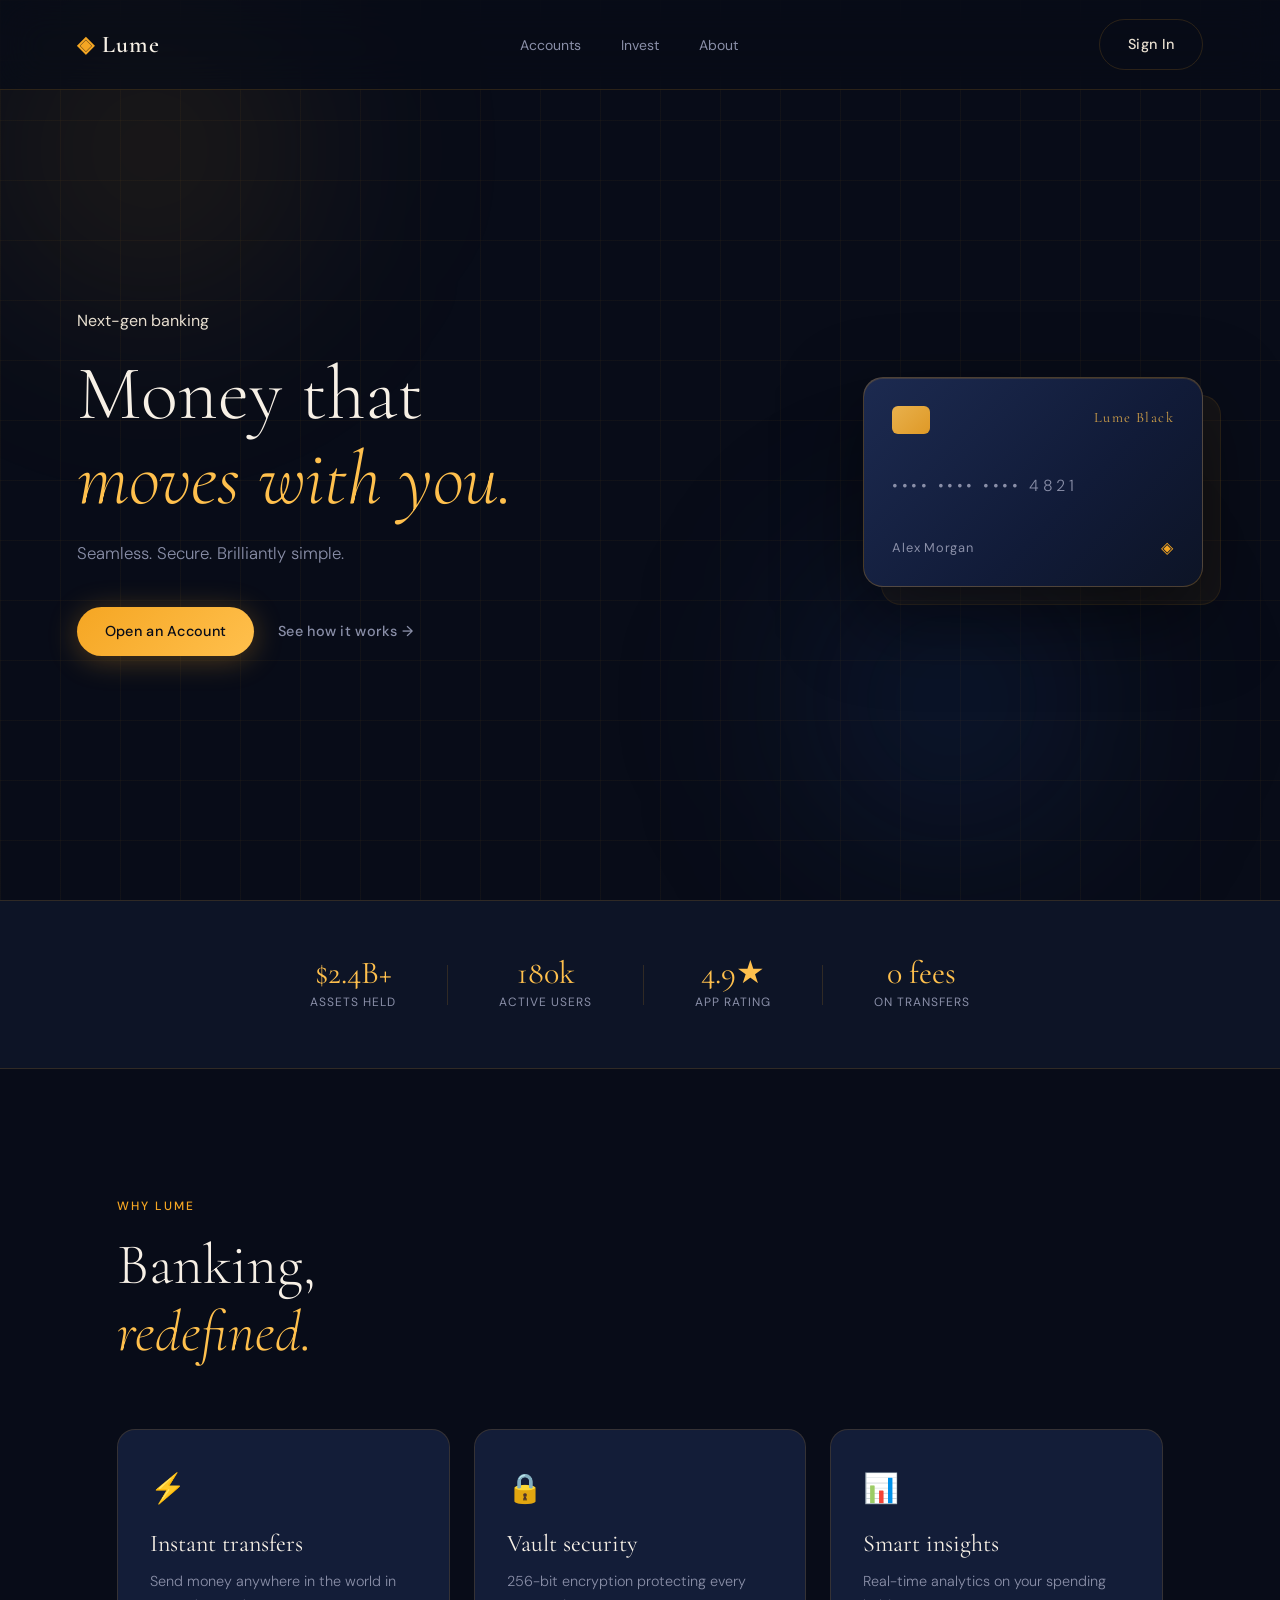
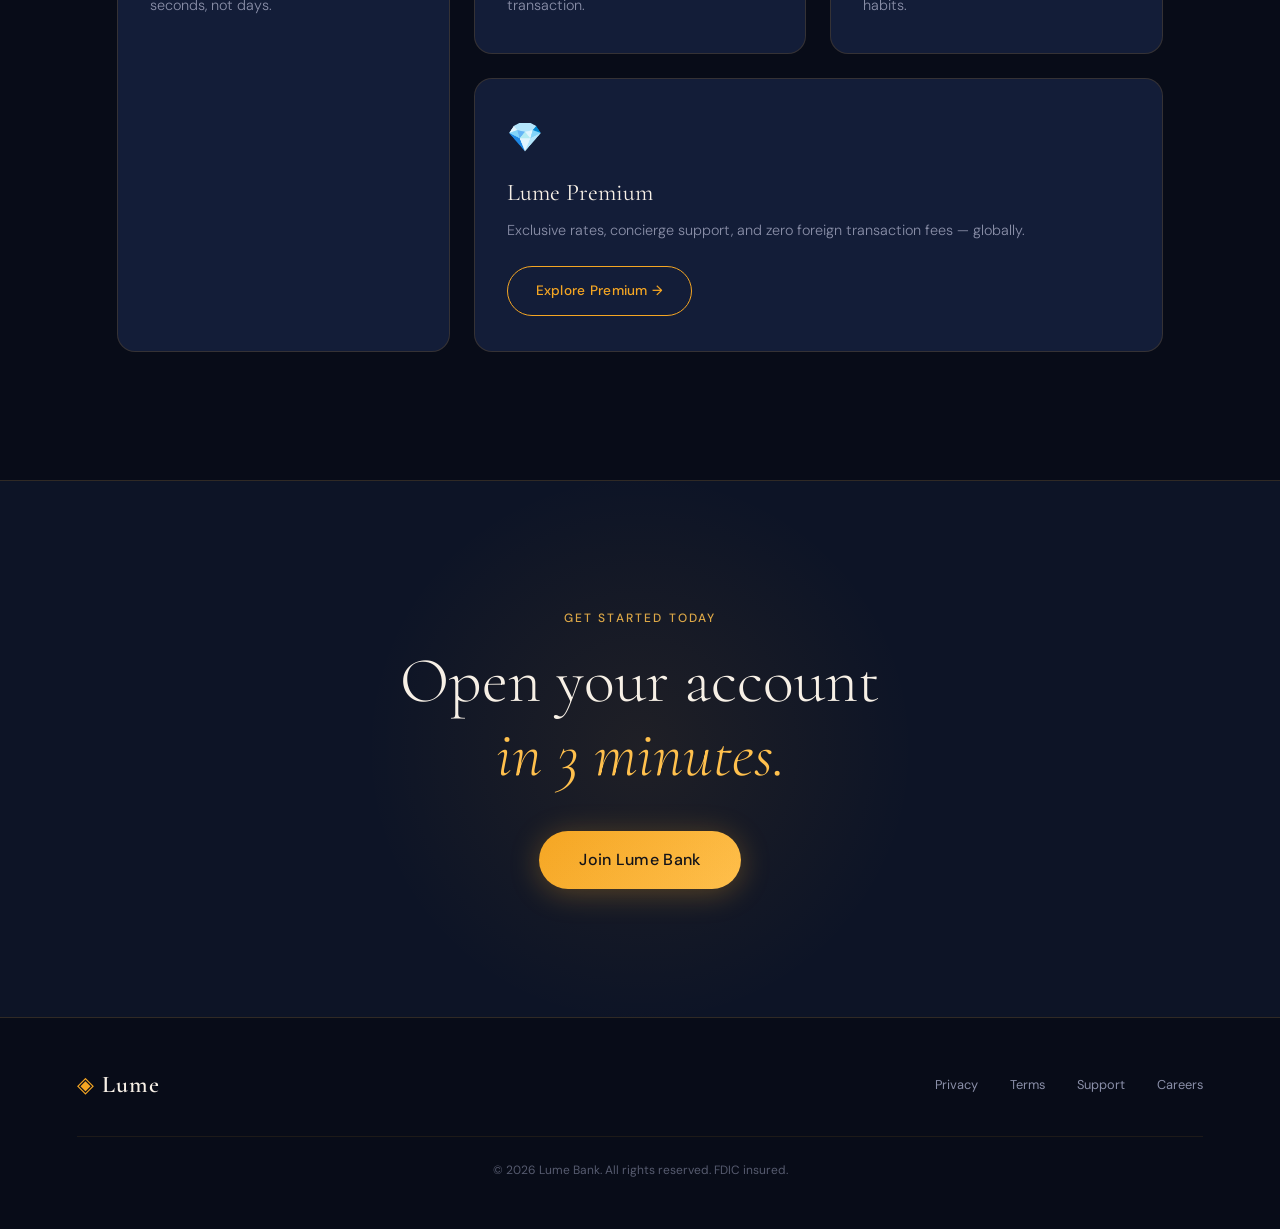
<file: CloudComputingProject/index.html>
<!DOCTYPE html>
<html lang="en">
<head>
  <meta charset="UTF-8" />
  <meta name="viewport" content="width=device-width, initial-scale=1.0"/>
  <title>Lume Bank</title>
  <link rel="stylesheet" href="style.css" />
  <link href="https://fonts.googleapis.com/css2?family=Cormorant+Garamond:wght@300;400;600&family=DM+Sans:wght@300;400;500&display=swap" rel="stylesheet"/>
</head>
<body>

  <!-- NAV -->
  <nav class="nav">
    <div class="nav__logo">
      <span class="logo-mark">◈</span>
      <span class="logo-text">Lume</span>
    </div>
    <ul class="nav__links">
      <li><a href="#">Accounts</a></li>
      <li><a href="#">Invest</a></li>
      <li><a href="#">About</a></li>
    </ul>
    <a href="signin.html" class="btn btn--ghost">Sign In</a>
  </nav>

  <!-- HERO -->
  <section class="hero">
    <div class="hero__bg-grid"></div>
    <div class="hero__orb hero__orb--1"></div>
    <div class="hero__orb hero__orb--2"></div>

    <div class="hero__content">
      <p class="hero__eyebrow">Next-gen banking</p>
      <h1 class="hero__headline">
        Money that<br/>
        <em>moves with you.</em>
      </h1>
      <p class="hero__sub">Seamless. Secure. Brilliantly simple.</p>
      <div class="hero__cta">
        <a href="signup.html" class="btn btn--primary">Open an Account</a>
        <a href="#" class="btn btn--text">See how it works →</a>
      </div>
    </div>

    <div class="hero__card-wrap">
      <div class="card card--main">
        <div class="card__chip"></div>
        <div class="card__label">Lume Black</div>
        <div class="card__number">•••• •••• •••• 4821</div>
        <div class="card__footer">
          <span>Alex Morgan</span>
          <span class="logo-mark small">◈</span>
        </div>
      </div>
      <div class="card card--shadow"></div>
    </div>
  </section>

  <!-- STATS BAND -->
  <section class="stats">
    <div class="stat">
      <span class="stat__num">$2.4B+</span>
      <span class="stat__label">Assets held</span>
    </div>
    <div class="stat__divider"></div>
    <div class="stat">
      <span class="stat__num">180k</span>
      <span class="stat__label">Active users</span>
    </div>
    <div class="stat__divider"></div>
    <div class="stat">
      <span class="stat__num">4.9★</span>
      <span class="stat__label">App rating</span>
    </div>
    <div class="stat__divider"></div>
    <div class="stat">
      <span class="stat__num">0 fees</span>
      <span class="stat__label">On transfers</span>
    </div>
  </section>

  <!-- FEATURES -->
  <section class="features">
    <div class="features__header">
      <p class="section-eyebrow">Why Lume</p>
      <h2 class="section-title">Banking,<br/><em>redefined.</em></h2>
    </div>
    <div class="features__grid">

      <div class="feature-card feature-card--tall">
        <div class="feature-card__icon">⚡</div>
        <h3>Instant transfers</h3>
        <p>Send money anywhere in the world in seconds, not days.</p>
        <div class="feature-card__glow"></div>
      </div>

      <div class="feature-card">
        <div class="feature-card__icon">🔒</div>
        <h3>Vault security</h3>
        <p>256-bit encryption protecting every transaction.</p>
        <div class="feature-card__glow"></div>
      </div>

      <div class="feature-card">
        <div class="feature-card__icon">📊</div>
        <h3>Smart insights</h3>
        <p>Real-time analytics on your spending habits.</p>
        <div class="feature-card__glow"></div>
      </div>

      <div class="feature-card feature-card--wide">
        <div class="feature-card__icon">💎</div>
        <h3>Lume Premium</h3>
        <p>Exclusive rates, concierge support, and zero foreign transaction fees — globally.</p>
        <a href="#" class="btn btn--amber-outline">Explore Premium →</a>
        <div class="feature-card__glow"></div>
      </div>

    </div>
  </section>

  <!-- CTA BANNER -->
  <section class="cta-banner">
    <div class="cta-banner__orb"></div>
    <p class="section-eyebrow light">Get started today</p>
    <h2>Open your account<br/><em>in 3 minutes.</em></h2>
    <a href="signup.html" class="btn btn--primary large">Join Lume Bank</a>
  </section>

  <!-- FOOTER -->
  <footer class="footer">
    <div class="footer__brand">
      <span class="logo-mark">◈</span>
      <span class="logo-text">Lume</span>
    </div>
    <div class="footer__links">
      <a href="#">Privacy</a>
      <a href="#">Terms</a>
      <a href="#">Support</a>
      <a href="#">Careers</a>
    </div>
    <p class="footer__copy">© 2026 Lume Bank. All rights reserved. FDIC insured.</p>
  </footer>

</body>
</html>
</file>
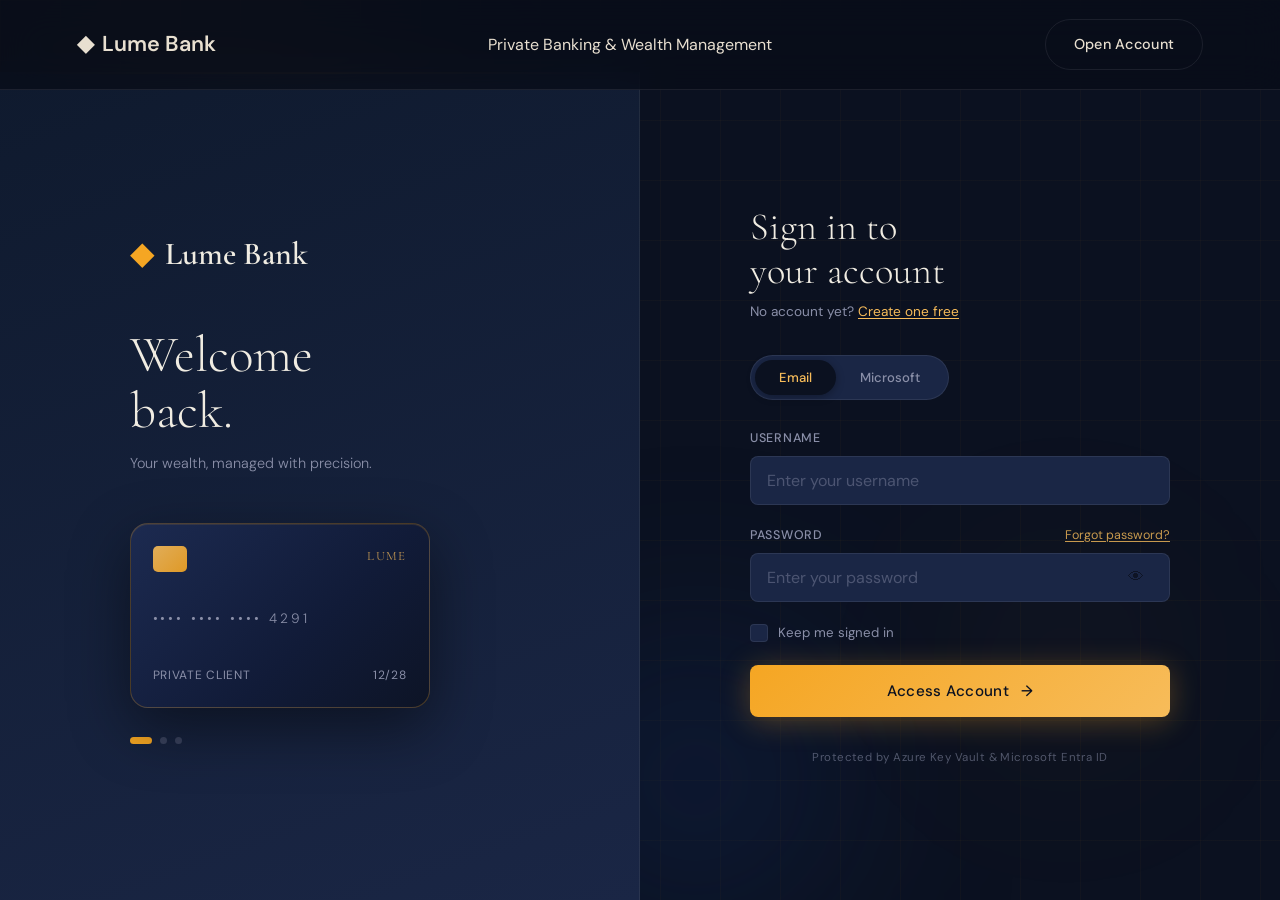
<file: CloudComputingProject/dashbaord.html>
<!DOCTYPE html>
<html lang="en">
<head>
  <meta charset="UTF-8" />
  <meta name="viewport" content="width=device-width, initial-scale=1.0"/>
  <title>Dashboard — Lume Bank</title>
  <link rel="stylesheet" href="style.css" />
  <link href="https://fonts.googleapis.com/css2?family=Cormorant+Garamond:ital,wght@0,300;0,400;0,600;1,400&family=DM+Sans:wght@300;400;500&display=swap" rel="stylesheet"/>
  <style>
    /* ── Dashboard base ── */
    .dashboard-page {
      background: var(--navy-900);
      min-height: 100vh;
    }

    /* ── Background ── */
    .dash-bg {
      position: fixed;
      inset: 0;
      pointer-events: none;
      z-index: 0;
    }
    .dash-bg__grid {
      position: absolute;
      inset: 0;
      background-image:
        linear-gradient(rgba(245,166,35,0.03) 1px, transparent 1px),
        linear-gradient(90deg, rgba(245,166,35,0.03) 1px, transparent 1px);
      background-size: 60px 60px;
    }
    .dash-bg__orb {
      position: absolute;
      border-radius: 50%;
      filter: blur(120px);
    }
    .dash-bg__orb--1 {
      width: 600px; height: 600px;
      background: radial-gradient(circle, rgba(245,166,35,0.07) 0%, transparent 70%);
      top: -100px; right: -100px;
    }
    .dash-bg__orb--2 {
      width: 400px; height: 400px;
      background: radial-gradient(circle, rgba(26,58,120,0.25) 0%, transparent 70%);
      bottom: 0; left: 0;
    }

    /* ── Nav override for dashboard ── */
    .dashboard-page .nav {
      display: flex;
      align-items: center;
      justify-content: space-between;
      padding: 0 4vw;
      height: 72px;
      border-bottom: 1px solid var(--border);
      background: rgba(10,14,35,0.85);
      backdrop-filter: blur(12px);
      position: fixed;
      top: 0; left: 0; right: 0;
      z-index: 100;
    }
    .nav__right {
      display: flex;
      align-items: center;
      gap: 1.2rem;
    }
    .nav__user {
      display: flex;
      align-items: center;
      gap: 10px;
      font-size: 0.85rem;
      color: var(--text-muted);
    }
    .nav__avatar {
      width: 34px; height: 34px;
      border-radius: 50%;
      background: rgba(245,166,35,0.15);
      border: 1px solid rgba(245,166,35,0.3);
      display: flex;
      align-items: center;
      justify-content: center;
      font-size: 0.85rem;
      color: var(--amber-300);
      font-weight: 500;
    }

    /* ── Layout ── */
    .dash-wrap {
      position: relative;
      z-index: 1;
      padding: 100px 4vw 4rem;
      max-width: 1200px;
      margin: 0 auto;
    }

    /* ── Welcome header ── */
    .dash-header {
      margin-bottom: 2.5rem;
      animation: fade-up 0.5s ease forwards;
    }
    .dash-header__eyebrow {
      font-size: 0.75rem;
      letter-spacing: 0.12em;
      text-transform: uppercase;
      color: var(--amber-400);
      margin-bottom: 0.4rem;
    }
    .dash-header__title {
      font-family: var(--font-display);
      font-size: clamp(1.8rem, 3vw, 2.8rem);
      font-weight: 300;
      color: var(--cream);
      line-height: 1.15;
    }
    .dash-header__title em { font-style: italic; }
    .dash-header__sub {
      font-size: 0.85rem;
      color: var(--text-muted);
      margin-top: 0.4rem;
    }

    /* ── Stats row ── */
    .dash-stats {
      display: grid;
      grid-template-columns: repeat(3, 1fr);
      gap: 1rem;
      margin-bottom: 2rem;
      animation: fade-up 0.5s 0.1s ease both;
    }

    .stat-card {
      background: var(--navy-800);
      border: 1px solid var(--border);
      border-radius: var(--radius);
      padding: 1.6rem 1.8rem;
      position: relative;
      overflow: hidden;
      transition: border-color 0.25s ease, transform 0.25s ease;
    }
    .stat-card:hover {
      border-color: rgba(245,166,35,0.3);
      transform: translateY(-2px);
    }
    .stat-card__glow {
      position: absolute;
      top: 0; right: 0;
      width: 120px; height: 120px;
      background: radial-gradient(circle, rgba(245,166,35,0.06) 0%, transparent 70%);
      pointer-events: none;
    }
    .stat-card__label {
      font-size: 0.72rem;
      letter-spacing: 0.1em;
      text-transform: uppercase;
      color: var(--text-muted);
      margin-bottom: 0.6rem;
    }
    .stat-card__value {
      font-family: var(--font-display);
      font-size: 2rem;
      font-weight: 300;
      color: var(--cream);
      line-height: 1;
      margin-bottom: 0.4rem;
    }
    .stat-card__change {
      font-size: 0.75rem;
      color: #4ade80;
    }
    .stat-card--highlight {
      border-color: rgba(245,166,35,0.25);
      background: rgba(245,166,35,0.04);
    }

    /* ── Main grid ── */
    .dash-grid {
      display: grid;
      grid-template-columns: 1fr 340px;
      gap: 1.5rem;
      animation: fade-up 0.5s 0.2s ease both;
    }

    /* ── Card base ── */
    .dash-card {
      background: var(--navy-800);
      border: 1px solid var(--border);
      border-radius: var(--radius);
      overflow: hidden;
    }
    .dash-card__head {
      padding: 1.4rem 1.8rem;
      border-bottom: 1px solid var(--border);
      display: flex;
      align-items: center;
      justify-content: space-between;
    }
    .dash-card__title {
      font-size: 0.8rem;
      font-weight: 500;
      letter-spacing: 0.08em;
      text-transform: uppercase;
      color: var(--text-muted);
    }
    .dash-card__action {
      font-size: 0.78rem;
      color: var(--amber-300);
      text-decoration: none;
      opacity: 0.8;
      transition: opacity 0.2s;
    }
    .dash-card__action:hover { opacity: 1; }

    /* ── Transactions ── */
    .txn-list {
      padding: 0.5rem 0;
    }
    .txn {
      display: flex;
      align-items: center;
      gap: 1rem;
      padding: 1rem 1.8rem;
      border-bottom: 1px solid rgba(255,255,255,0.04);
      transition: background 0.2s;
    }
    .txn:last-child { border-bottom: none; }
    .txn:hover { background: rgba(245,166,35,0.03); }
    .txn__icon {
      width: 38px; height: 38px;
      border-radius: 10px;
      background: var(--navy-700);
      border: 1px solid var(--border);
      display: flex;
      align-items: center;
      justify-content: center;
      font-size: 1rem;
      flex-shrink: 0;
    }
    .txn__info { flex: 1; }
    .txn__name {
      font-size: 0.88rem;
      color: var(--cream);
      font-weight: 400;
      margin-bottom: 2px;
    }
    .txn__date {
      font-size: 0.74rem;
      color: var(--text-muted);
    }
    .txn__amount {
      font-size: 0.92rem;
      font-weight: 500;
    }
    .txn__amount--debit { color: var(--cream); }
    .txn__amount--credit { color: #4ade80; }

    /* ── Quick actions ── */
    .quick-actions {
      padding: 1.2rem 1.8rem;
      display: grid;
      grid-template-columns: 1fr 1fr;
      gap: 0.75rem;
    }
    .qa-btn {
      display: flex;
      flex-direction: column;
      align-items: center;
      gap: 8px;
      padding: 1.2rem 0.8rem;
      background: var(--navy-700);
      border: 1px solid var(--border);
      border-radius: var(--radius-sm);
      cursor: pointer;
      transition: all 0.25s ease;
      font-family: var(--font-body);
      text-align: center;
    }
    .qa-btn:hover {
      border-color: rgba(245,166,35,0.4);
      background: rgba(245,166,35,0.06);
      transform: translateY(-2px);
    }
    .qa-btn__icon { font-size: 1.3rem; }
    .qa-btn__label {
      font-size: 0.75rem;
      color: var(--text-muted);
      font-weight: 400;
    }

    /* ── Mini bank card ── */
    .dash-bank-card {
      margin: 1.4rem 1.8rem;
      background: linear-gradient(135deg, #1a1f4e 0%, #0d1235 100%);
      border: 1px solid rgba(245,166,35,0.2);
      border-radius: 16px;
      padding: 1.6rem 1.8rem;
      position: relative;
      overflow: hidden;
    }
    .dash-bank-card::before {
      content: '';
      position: absolute;
      top: -40px; right: -40px;
      width: 160px; height: 160px;
      background: radial-gradient(circle, rgba(245,166,35,0.1) 0%, transparent 70%);
    }
    .dbc__chip {
      width: 32px; height: 24px;
      background: linear-gradient(135deg, rgba(245,166,35,0.6), rgba(245,166,35,0.3));
      border-radius: 4px;
      margin-bottom: 1.4rem;
    }
    .dbc__label {
      font-size: 0.7rem;
      letter-spacing: 0.14em;
      text-transform: uppercase;
      color: rgba(245,166,35,0.6);
      margin-bottom: 0.5rem;
    }
    .dbc__number {
      font-family: var(--font-display);
      font-size: 1.05rem;
      color: rgba(255,255,255,0.5);
      letter-spacing: 0.12em;
      margin-bottom: 1.2rem;
    }
    .dbc__footer {
      display: flex;
      justify-content: space-between;
      align-items: center;
    }
    .dbc__name {
      font-size: 0.82rem;
      color: var(--cream);
      letter-spacing: 0.06em;
    }
    .dbc__mark {
      color: rgba(245,166,35,0.5);
      font-size: 1.1rem;
    }

    /* ── Security badge ── */
    .security-badge {
      margin: 0 1.8rem 1.4rem;
      padding: 0.9rem 1.1rem;
      background: rgba(74,222,128,0.06);
      border: 1px solid rgba(74,222,128,0.15);
      border-radius: var(--radius-sm);
      display: flex;
      align-items: center;
      gap: 10px;
      font-size: 0.78rem;
      color: rgba(74,222,128,0.8);
    }

    /* ── Sign out ── */
    .signout-btn {
      background: none;
      border: 1px solid var(--border);
      border-radius: var(--radius-sm);
      padding: 8px 16px;
      color: var(--text-muted);
      font-family: var(--font-body);
      font-size: 0.8rem;
      cursor: pointer;
      transition: all 0.2s;
    }
    .signout-btn:hover {
      border-color: rgba(245,166,35,0.3);
      color: var(--cream);
    }

    /* ── Right column ── */
    .dash-right {
      display: flex;
      flex-direction: column;
      gap: 1.5rem;
    }

    /* ── Animations ── */
    @keyframes fade-up {
      from { opacity: 0; transform: translateY(16px); }
      to   { opacity: 1; transform: translateY(0); }
    }

    /* ── Responsive ── */
    @media (max-width: 900px) {
      .dash-grid { grid-template-columns: 1fr; }
      .dash-stats { grid-template-columns: 1fr 1fr; }
    }
    @media (max-width: 540px) {
      .dash-stats { grid-template-columns: 1fr; }
      .dash-wrap { padding: 90px 5vw 3rem; }
    }
  </style>
</head>
<body class="dashboard-page">

  <!-- Background -->
  <div class="dash-bg">
    <div class="dash-bg__grid"></div>
    <div class="dash-bg__orb dash-bg__orb--1"></div>
    <div class="dash-bg__orb dash-bg__orb--2"></div>
  </div>

  <!-- Nav -->
  <nav class="nav">
    <a href="index.html" class="nav__logo">
      <span class="logo-mark">◈</span>
      <span class="logo-text">Lume</span>
    </a>
    <div class="nav__right">
      <div class="nav__user">
        <div class="nav__avatar" id="navAvatar">?</div>
        <span id="navName">Loading...</span>
      </div>
      <button class="signout-btn" onclick="signOut()">Sign out</button>
    </div>
  </nav>

  <!-- Main -->
  <div class="dash-wrap">

    <!-- Welcome header -->
    <div class="dash-header">
      <p class="dash-header__eyebrow">Dashboard</p>
      <h1 class="dash-header__title">Welcome back, <em id="welcomeName">...</em></h1>
      <p class="dash-header__sub" id="welcomeSub">Loading your account...</p>
    </div>

    <!-- Stats -->
    <div class="dash-stats">
      <div class="stat-card stat-card--highlight">
        <div class="stat-card__glow"></div>
        <div class="stat-card__label">Total balance</div>
        <div class="stat-card__value">$12,482.50</div>
        <div class="stat-card__change">↑ +2.4% this month</div>
      </div>
      <div class="stat-card">
        <div class="stat-card__glow"></div>
        <div class="stat-card__label">Monthly spending</div>
        <div class="stat-card__value">$3,241.00</div>
        <div class="stat-card__change" style="color:var(--text-muted)">Last 30 days</div>
      </div>
      <div class="stat-card">
        <div class="stat-card__glow"></div>
        <div class="stat-card__label">Savings goal</div>
        <div class="stat-card__value">68%</div>
        <div class="stat-card__change">↑ On track</div>
      </div>
    </div>

    <!-- Main grid -->
    <div class="dash-grid">

      <!-- Left: Transactions -->
      <div class="dash-card">
        <div class="dash-card__head">
          <span class="dash-card__title">Recent transactions</span>
          <a href="#" class="dash-card__action">View all →</a>
        </div>
        <div class="txn-list">
          <div class="txn">
            <div class="txn__icon">🛒</div>
            <div class="txn__info">
              <div class="txn__name">Woolworths</div>
              <div class="txn__date">Today, 9:42 AM</div>
            </div>
            <div class="txn__amount txn__amount--debit">−$84.20</div>
          </div>
          <div class="txn">
            <div class="txn__icon">💼</div>
            <div class="txn__info">
              <div class="txn__name">Salary deposit</div>
              <div class="txn__date">Yesterday, 12:00 PM</div>
            </div>
            <div class="txn__amount txn__amount--credit">+$4,200.00</div>
          </div>
          <div class="txn">
            <div class="txn__icon">⚡</div>
            <div class="txn__info">
              <div class="txn__name">Origin Energy</div>
              <div class="txn__date">25 Apr, 8:15 AM</div>
            </div>
            <div class="txn__amount txn__amount--debit">−$142.60</div>
          </div>
          <div class="txn">
            <div class="txn__icon">🎵</div>
            <div class="txn__info">
              <div class="txn__name">Spotify</div>
              <div class="txn__date">24 Apr, 12:00 AM</div>
            </div>
            <div class="txn__amount txn__amount--debit">−$11.99</div>
          </div>
          <div class="txn">
            <div class="txn__icon">🍜</div>
            <div class="txn__info">
              <div class="txn__name">Uber Eats</div>
              <div class="txn__date">23 Apr, 7:30 PM</div>
            </div>
            <div class="txn__amount txn__amount--debit">−$38.50</div>
          </div>
          <div class="txn">
            <div class="txn__icon">🏠</div>
            <div class="txn__info">
              <div class="txn__name">Rent payment</div>
              <div class="txn__date">22 Apr, 9:00 AM</div>
            </div>
            <div class="txn__amount txn__amount--debit">−$1,650.00</div>
          </div>
        </div>
      </div>

      <!-- Right column -->
      <div class="dash-right">

        <!-- Bank card -->
        <div class="dash-card">
          <div class="dash-card__head">
            <span class="dash-card__title">Your card</span>
            <a href="#" class="dash-card__action">Manage →</a>
          </div>
          <div class="dash-bank-card">
            <div class="dbc__chip"></div>
            <div class="dbc__label">Lume Black</div>
            <div class="dbc__number">•••• •••• •••• 4821</div>
            <div class="dbc__footer">
              <span class="dbc__name" id="cardName">— —</span>
              <span class="dbc__mark">◈</span>
            </div>
          </div>
          <div class="security-badge">
            <span>🔒</span>
            <span>Card active · 256-bit encrypted</span>
          </div>
        </div>

        <!-- Quick actions -->
        <div class="dash-card">
          <div class="dash-card__head">
            <span class="dash-card__title">Quick actions</span>
          </div>
          <div class="quick-actions">
            <button class="qa-btn" onclick="comingSoon()">
              <span class="qa-btn__icon">↗</span>
              <span class="qa-btn__label">Send money</span>
            </button>
            <button class="qa-btn" onclick="comingSoon()">
              <span class="qa-btn__icon">↙</span>
              <span class="qa-btn__label">Receive</span>
            </button>
            <button class="qa-btn" onclick="comingSoon()">
              <span class="qa-btn__icon">💳</span>
              <span class="qa-btn__label">Pay bill</span>
            </button>
            <button class="qa-btn" onclick="comingSoon()">
              <span class="qa-btn__icon">📊</span>
              <span class="qa-btn__label">Insights</span>
            </button>
          </div>
        </div>

      </div>
    </div>
  </div>

  <script>
    // ── Auth guard — redirect if not logged in ──
    const token = localStorage.getItem('lume_token');
    const userRaw = localStorage.getItem('lume_user');

    if (!token || !userRaw) {
      window.location.href = 'signin.html';
    }

    // ── Populate UI with user data ──
    const user = JSON.parse(userRaw);
    const firstName = user.firstName || 'there';
    const lastName = user.lastName || '';
    const fullName = `${firstName} ${lastName}`.trim();
    const initials = (firstName[0] + (lastName[0] || '')).toUpperCase();

    document.getElementById('welcomeName').textContent = firstName;
    document.getElementById('welcomeSub').textContent =
      `${new Date().toLocaleDateString('en-AU', { weekday:'long', year:'numeric', month:'long', day:'numeric' })} · Lume Black account`;
    document.getElementById('navName').textContent = fullName;
    document.getElementById('navAvatar').textContent = initials;
    document.getElementById('cardName').textContent = fullName.toUpperCase();

    // ── Verify token with backend ──
    fetch('http://20.5.146.110:3000/api/health')
      .then(r => r.json())
      .then(data => {
        if (data.status !== 'online') signOut();
      })
      .catch(() => {
        console.warn('Backend unreachable — staying on dashboard');
      });

    function signOut() {
      localStorage.removeItem('lume_token');
      localStorage.removeItem('lume_user');
      window.location.href = 'signin.html';
    }

    function comingSoon() {
      alert('This feature is coming soon!');
    }
  </script>

</body>
</html>
</file>
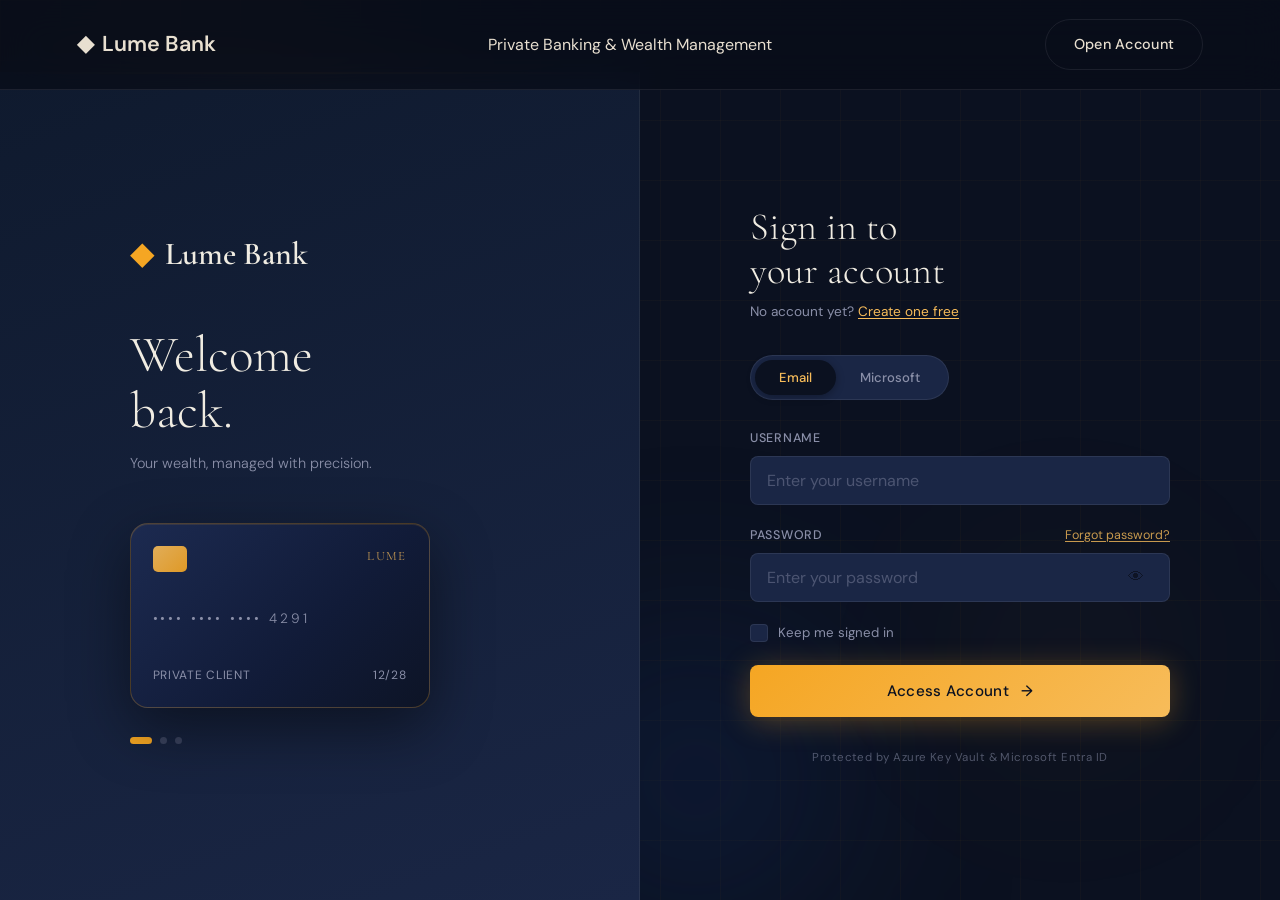
<file: CloudComputingProject/dashboard.html>
<!DOCTYPE html>
<html lang="en">
<head>
  <meta charset="UTF-8" />
  <meta name="viewport" content="width=device-width, initial-scale=1.0"/>
  <title>Dashboard — Lume Bank</title>
  <link rel="stylesheet" href="style.css" />
  <link href="https://fonts.googleapis.com/css2?family=Cormorant+Garamond:ital,wght@0,300;0,400;0,600;1,400&family=DM+Sans:wght@300;400;500&display=swap" rel="stylesheet"/>
  <style>
    .dashboard-page { background: var(--navy-900); min-height: 100vh; }
    .dash-bg { position: fixed; inset: 0; pointer-events: none; z-index: 0; }
    .dash-bg__grid {
      position: absolute; inset: 0;
      background-image:
        linear-gradient(rgba(245,166,35,0.03) 1px, transparent 1px),
        linear-gradient(90deg, rgba(245,166,35,0.03) 1px, transparent 1px);
      background-size: 60px 60px;
    }
    .dash-bg__orb { position: absolute; border-radius: 50%; filter: blur(120px); }
    .dash-bg__orb--1 { width: 600px; height: 600px; background: radial-gradient(circle, rgba(245,166,35,0.07) 0%, transparent 70%); top: -100px; right: -100px; }
    .dash-bg__orb--2 { width: 400px; height: 400px; background: radial-gradient(circle, rgba(26,58,120,0.25) 0%, transparent 70%); bottom: 0; left: 0; }
    .dashboard-page .nav {
      display: flex; align-items: center; justify-content: space-between;
      padding: 0 4vw; height: 72px; border-bottom: 1px solid var(--border);
      background: rgba(10,14,35,0.85); backdrop-filter: blur(12px);
      position: fixed; top: 0; left: 0; right: 0; z-index: 100;
    }
    .nav__right { display: flex; align-items: center; gap: 1.2rem; }
    .nav__user { display: flex; align-items: center; gap: 10px; font-size: 0.85rem; color: var(--text-muted); }
    .nav__avatar {
      width: 34px; height: 34px; border-radius: 50%;
      background: rgba(245,166,35,0.15); border: 1px solid rgba(245,166,35,0.3);
      display: flex; align-items: center; justify-content: center;
      font-size: 0.85rem; color: var(--amber-300); font-weight: 500;
    }
    .dash-wrap { position: relative; z-index: 1; padding: 100px 4vw 4rem; max-width: 1200px; margin: 0 auto; }
    .dash-header { margin-bottom: 2.5rem; animation: fade-up 0.5s ease forwards; }
    .dash-header__eyebrow { font-size: 0.75rem; letter-spacing: 0.12em; text-transform: uppercase; color: var(--amber-400); margin-bottom: 0.4rem; }
    .dash-header__title { font-family: var(--font-display); font-size: clamp(1.8rem, 3vw, 2.8rem); font-weight: 300; color: var(--cream); line-height: 1.15; }
    .dash-header__title em { font-style: italic; }
    .dash-header__sub { font-size: 0.85rem; color: var(--text-muted); margin-top: 0.4rem; }
    .dash-stats { display: grid; grid-template-columns: repeat(3, 1fr); gap: 1rem; margin-bottom: 2rem; animation: fade-up 0.5s 0.1s ease both; }
    .stat-card { background: var(--navy-800); border: 1px solid var(--border); border-radius: var(--radius); padding: 1.6rem 1.8rem; position: relative; overflow: hidden; transition: border-color 0.25s ease, transform 0.25s ease; }
    .stat-card:hover { border-color: rgba(245,166,35,0.3); transform: translateY(-2px); }
    .stat-card__glow { position: absolute; top: 0; right: 0; width: 120px; height: 120px; background: radial-gradient(circle, rgba(245,166,35,0.06) 0%, transparent 70%); pointer-events: none; }
    .stat-card__label { font-size: 0.72rem; letter-spacing: 0.1em; text-transform: uppercase; color: var(--text-muted); margin-bottom: 0.6rem; }
    .stat-card__value { font-family: var(--font-display); font-size: 2rem; font-weight: 300; color: var(--cream); line-height: 1; margin-bottom: 0.4rem; }
    .stat-card__change { font-size: 0.75rem; color: #4ade80; }
    .stat-card--highlight { border-color: rgba(245,166,35,0.25); background: rgba(245,166,35,0.04); }
    .dash-grid { display: grid; grid-template-columns: 1fr 340px; gap: 1.5rem; animation: fade-up 0.5s 0.2s ease both; }
    .dash-card { background: var(--navy-800); border: 1px solid var(--border); border-radius: var(--radius); overflow: hidden; }
    .dash-card__head { padding: 1.4rem 1.8rem; border-bottom: 1px solid var(--border); display: flex; align-items: center; justify-content: space-between; }
    .dash-card__title { font-size: 0.8rem; font-weight: 500; letter-spacing: 0.08em; text-transform: uppercase; color: var(--text-muted); }
    .dash-card__action { font-size: 0.78rem; color: var(--amber-300); text-decoration: none; opacity: 0.8; transition: opacity 0.2s; }
    .dash-card__action:hover { opacity: 1; }
    .txn-list { padding: 0.5rem 0; }
    .txn { display: flex; align-items: center; gap: 1rem; padding: 1rem 1.8rem; border-bottom: 1px solid rgba(255,255,255,0.04); transition: background 0.2s; }
    .txn:last-child { border-bottom: none; }
    .txn:hover { background: rgba(245,166,35,0.03); }
    .txn__icon { width: 38px; height: 38px; border-radius: 10px; background: var(--navy-700); border: 1px solid var(--border); display: flex; align-items: center; justify-content: center; font-size: 1rem; flex-shrink: 0; }
    .txn__info { flex: 1; }
    .txn__name { font-size: 0.88rem; color: var(--cream); font-weight: 400; margin-bottom: 2px; }
    .txn__date { font-size: 0.74rem; color: var(--text-muted); }
    .txn__amount { font-size: 0.92rem; font-weight: 500; }
    .txn__amount--debit { color: var(--cream); }
    .txn__amount--credit { color: #4ade80; }
    .quick-actions { padding: 1.2rem 1.8rem; display: grid; grid-template-columns: 1fr 1fr; gap: 0.75rem; }
    .qa-btn { display: flex; flex-direction: column; align-items: center; gap: 8px; padding: 1.2rem 0.8rem; background: var(--navy-700); border: 1px solid var(--border); border-radius: var(--radius-sm); cursor: pointer; transition: all 0.25s ease; font-family: var(--font-body); text-align: center; }
    .qa-btn:hover { border-color: rgba(245,166,35,0.4); background: rgba(245,166,35,0.06); transform: translateY(-2px); }
    .qa-btn__icon { font-size: 1.3rem; }
    .qa-btn__label { font-size: 0.75rem; color: var(--text-muted); font-weight: 400; }
    .dash-bank-card { margin: 1.4rem 1.8rem; background: linear-gradient(135deg, #1a1f4e 0%, #0d1235 100%); border: 1px solid rgba(245,166,35,0.2); border-radius: 16px; padding: 1.6rem 1.8rem; position: relative; overflow: hidden; }
    .dash-bank-card::before { content: ''; position: absolute; top: -40px; right: -40px; width: 160px; height: 160px; background: radial-gradient(circle, rgba(245,166,35,0.1) 0%, transparent 70%); }
    .dbc__chip { width: 32px; height: 24px; background: linear-gradient(135deg, rgba(245,166,35,0.6), rgba(245,166,35,0.3)); border-radius: 4px; margin-bottom: 1.4rem; }
    .dbc__label { font-size: 0.7rem; letter-spacing: 0.14em; text-transform: uppercase; color: rgba(245,166,35,0.6); margin-bottom: 0.5rem; }
    .dbc__number { font-family: var(--font-display); font-size: 1.05rem; color: rgba(255,255,255,0.5); letter-spacing: 0.12em; margin-bottom: 1.2rem; }
    .dbc__footer { display: flex; justify-content: space-between; align-items: center; }
    .dbc__name { font-size: 0.82rem; color: var(--cream); letter-spacing: 0.06em; }
    .dbc__mark { color: rgba(245,166,35,0.5); font-size: 1.1rem; }
    .security-badge { margin: 0 1.8rem 1.4rem; padding: 0.9rem 1.1rem; background: rgba(74,222,128,0.06); border: 1px solid rgba(74,222,128,0.15); border-radius: var(--radius-sm); display: flex; align-items: center; gap: 10px; font-size: 0.78rem; color: rgba(74,222,128,0.8); }
    .signout-btn { background: none; border: 1px solid var(--border); border-radius: var(--radius-sm); padding: 8px 16px; color: var(--text-muted); font-family: var(--font-body); font-size: 0.8rem; cursor: pointer; transition: all 0.2s; }
    .signout-btn:hover { border-color: rgba(245,166,35,0.3); color: var(--cream); }
    .dash-right { display: flex; flex-direction: column; gap: 1.5rem; }
    @keyframes fade-up { from { opacity: 0; transform: translateY(16px); } to { opacity: 1; transform: translateY(0); } }
    @media (max-width: 900px) { .dash-grid { grid-template-columns: 1fr; } .dash-stats { grid-template-columns: 1fr 1fr; } }
    @media (max-width: 540px) { .dash-stats { grid-template-columns: 1fr; } .dash-wrap { padding: 90px 5vw 3rem; } }
  </style>
</head>
<body class="dashboard-page">

  <div class="dash-bg">
    <div class="dash-bg__grid"></div>
    <div class="dash-bg__orb dash-bg__orb--1"></div>
    <div class="dash-bg__orb dash-bg__orb--2"></div>
  </div>

  <nav class="nav">
    <a href="index.html" class="nav__logo">
      <span class="logo-mark">◈</span>
      <span class="logo-text">Lume</span>
    </a>
    <div class="nav__right">
      <div class="nav__user">
        <div class="nav__avatar" id="navAvatar">?</div>
        <span id="navName">Loading...</span>
      </div>
      <button class="signout-btn" onclick="signOut()">Sign out</button>
    </div>
  </nav>

  <div class="dash-wrap">

    <div class="dash-header">
      <p class="dash-header__eyebrow">Dashboard</p>
      <h1 class="dash-header__title">Welcome back, <em id="welcomeName">...</em></h1>
      <p class="dash-header__sub" id="welcomeSub">Loading your account...</p>
    </div>

    <div class="dash-stats">
      <div class="stat-card stat-card--highlight">
        <div class="stat-card__glow"></div>
        <div class="stat-card__label">Total balance</div>
        <div class="stat-card__value">$12,482.50</div>
        <div class="stat-card__change">↑ +2.4% this month</div>
      </div>
      <div class="stat-card">
        <div class="stat-card__glow"></div>
        <div class="stat-card__label">Monthly spending</div>
        <div class="stat-card__value">$3,241.00</div>
        <div class="stat-card__change" style="color:var(--text-muted)">Last 30 days</div>
      </div>
      <div class="stat-card">
        <div class="stat-card__glow"></div>
        <div class="stat-card__label">Savings goal</div>
        <div class="stat-card__value">68%</div>
        <div class="stat-card__change">↑ On track</div>
      </div>
    </div>

    <div class="dash-grid">

      <div class="dash-card">
        <div class="dash-card__head">
          <span class="dash-card__title">Recent transactions</span>
          <a href="#" class="dash-card__action">View all →</a>
        </div>
        <div class="txn-list">
          <div class="txn">
            <div class="txn__icon">🛒</div>
            <div class="txn__info"><div class="txn__name">Woolworths</div><div class="txn__date">Today, 9:42 AM</div></div>
            <div class="txn__amount txn__amount--debit">−$84.20</div>
          </div>
          <div class="txn">
            <div class="txn__icon">💼</div>
            <div class="txn__info"><div class="txn__name">Salary deposit</div><div class="txn__date">Yesterday, 12:00 PM</div></div>
            <div class="txn__amount txn__amount--credit">+$4,200.00</div>
          </div>
          <div class="txn">
            <div class="txn__icon">⚡</div>
            <div class="txn__info"><div class="txn__name">Origin Energy</div><div class="txn__date">25 Apr, 8:15 AM</div></div>
            <div class="txn__amount txn__amount--debit">−$142.60</div>
          </div>
          <div class="txn">
            <div class="txn__icon">🎵</div>
            <div class="txn__info"><div class="txn__name">Spotify</div><div class="txn__date">24 Apr, 12:00 AM</div></div>
            <div class="txn__amount txn__amount--debit">−$11.99</div>
          </div>
          <div class="txn">
            <div class="txn__icon">🍜</div>
            <div class="txn__info"><div class="txn__name">Uber Eats</div><div class="txn__date">23 Apr, 7:30 PM</div></div>
            <div class="txn__amount txn__amount--debit">−$38.50</div>
          </div>
          <div class="txn">
            <div class="txn__icon">🏠</div>
            <div class="txn__info"><div class="txn__name">Rent payment</div><div class="txn__date">22 Apr, 9:00 AM</div></div>
            <div class="txn__amount txn__amount--debit">−$1,650.00</div>
          </div>
        </div>
      </div>

      <div class="dash-right">
        <div class="dash-card">
          <div class="dash-card__head">
            <span class="dash-card__title">Your card</span>
            <a href="#" class="dash-card__action">Manage →</a>
          </div>
          <div class="dash-bank-card">
            <div class="dbc__chip"></div>
            <div class="dbc__label">Lume Black</div>
            <div class="dbc__number">•••• •••• •••• 4821</div>
            <div class="dbc__footer">
              <span class="dbc__name" id="cardName">— —</span>
              <span class="dbc__mark">◈</span>
            </div>
          </div>
          <div class="security-badge">
            <span>🔒</span>
            <span>Card active · 256-bit encrypted</span>
          </div>
        </div>

        <div class="dash-card">
          <div class="dash-card__head">
            <span class="dash-card__title">Quick actions</span>
          </div>
          <div class="quick-actions">
            <button class="qa-btn" onclick="comingSoon()"><span class="qa-btn__icon">↗</span><span class="qa-btn__label">Send money</span></button>
            <button class="qa-btn" onclick="comingSoon()"><span class="qa-btn__icon">↙</span><span class="qa-btn__label">Receive</span></button>
            <button class="qa-btn" onclick="comingSoon()"><span class="qa-btn__icon">💳</span><span class="qa-btn__label">Pay bill</span></button>
            <button class="qa-btn" onclick="comingSoon()"><span class="qa-btn__icon">📊</span><span class="qa-btn__label">Insights</span></button>
          </div>
        </div>
      </div>

    </div>
  </div>

  <script>
    const token = localStorage.getItem('lume_token');
    const userRaw = localStorage.getItem('lume_user');

    if (!token || !userRaw) {
      window.location.href = 'signin.html';
    }

    const user = JSON.parse(userRaw);
    const firstName = user.firstName || 'there';
    const lastName = user.lastName || '';
    const fullName = (firstName + ' ' + lastName).trim();
    const initials = (firstName[0] + (lastName[0] || '')).toUpperCase();

    document.getElementById('welcomeName').textContent = firstName;
    document.getElementById('welcomeSub').textContent =
      new Date().toLocaleDateString('en-AU', {
        weekday: 'long', year: 'numeric', month: 'long', day: 'numeric'
      }) + ' · Lume Black account';
    document.getElementById('navName').textContent = fullName;
    document.getElementById('navAvatar').textContent = initials;
    document.getElementById('cardName').textContent = fullName.toUpperCase();

    fetch('http://20.5.146.110:3000/api/health')
      .then(r => r.json())
      .then(data => { if (data.status !== 'online') signOut(); })
      .catch(() => { console.warn('Backend unreachable'); });

    function signOut() {
      localStorage.removeItem('lume_token');
      localStorage.removeItem('lume_user');
      window.location.href = 'signin.html';
    }

    function comingSoon() {
      alert('This feature is coming soon!');
    }
  </script>

</body>
</html>
</file>
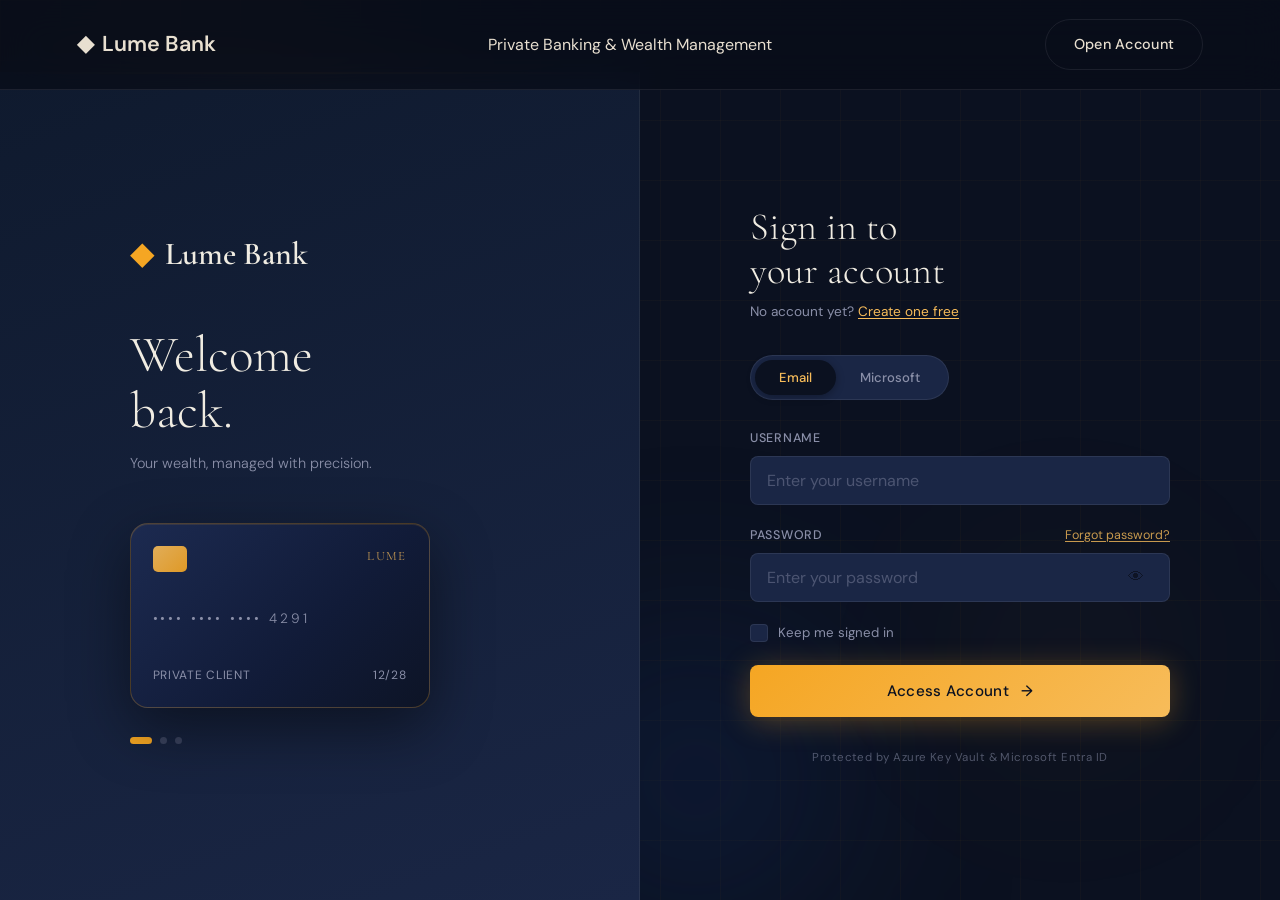
<file: CloudComputingProject/signin.html>
<!DOCTYPE html>
<html lang="en">
<head>
  <meta charset="UTF-8" />
  <meta name="viewport" content="width=device-width, initial-scale=1.0"/>
  <title>Lume Bank — Sign In</title>
  <link rel="preconnect" href="https://fonts.googleapis.com">
  <link rel="preconnect" href="https://fonts.gstatic.com" crossorigin>
  <link href="https://fonts.googleapis.com/css2?family=Cormorant+Garamond:wght@300;400;600;700&family=DM+Sans:wght@300;400;500&display=swap" rel="stylesheet">
  <link rel="stylesheet" href="style.css" />
  <link rel="stylesheet" href="signin.css" />
  <style>
    :root {
      --navy-900: #0b1120;
      --navy-800: #0f1a2e;
      --navy-700: #1a2645;
      --amber-400: #f5a623;
      --amber-300: #f7bc5a;
      --cream: #f0ece2;
      --text-muted: #8a8fa8;
      --border: rgba(255,255,255,0.08);
      --font-display: 'Cormorant Garamond', serif;
      --font-body: 'DM Sans', sans-serif;
      --radius: 12px;
      --radius-sm: 8px;
    }

    /* Microsoft button styled to match Lume design system */
    .ms-btn {
      width: 100%;
      display: flex;
      align-items: center;
      justify-content: center;
      gap: 12px;
      padding: 13px 16px;
      background: var(--navy-700);
      border: 1px solid rgba(245, 166, 35, 0.3);
      border-radius: var(--radius-sm);
      color: var(--cream);
      font-family: var(--font-body);
      font-size: 0.9rem;
      font-weight: 500;
      cursor: pointer;
      transition: all 0.25s ease;
      min-height: 52px;
      letter-spacing: 0.01em;
    }
    .ms-btn:hover {
      background: rgba(245, 166, 35, 0.08);
      border-color: rgba(245, 166, 35, 0.55);
      color: #fff;
    }

    /* Status messages */
    .status-msg {
      display: none;
      align-items: center;
      gap: 10px;
      padding: 12px 16px;
      border-radius: var(--radius-sm);
      font-size: 0.83rem;
      font-family: var(--font-body);
      margin-top: 0.5rem;
      animation: fade-up 0.3s ease forwards;
    }
    .status-msg--error {
      background: rgba(220, 60, 60, 0.1);
      border: 1px solid rgba(220, 60, 60, 0.25);
      color: #ff8a8a;
    }
    .status-msg--success {
      background: rgba(245, 166, 35, 0.08);
      border: 1px solid rgba(245, 166, 35, 0.25);
      color: var(--amber-300);
    }
    .status-msg.visible { display: flex; }
  </style>
</head>
<body class="signin-page">

  <!-- Background -->
  <div class="signin-bg" aria-hidden="true">
    <div class="signin-bg__grid"></div>
    <div class="signin-bg__orb signin-bg__orb--1"></div>
    <div class="signin-bg__orb signin-bg__orb--2"></div>
    <div class="signin-bg__orb signin-bg__orb--3"></div>
  </div>

  <!-- Nav -->
  <nav class="nav">
    <a href="index.html" class="nav__logo">
      <span class="nav__mark">◆</span>
      <span class="nav__name">Lume Bank</span>
    </a>
    <span class="nav__tagline">Private Banking &amp; Wealth Management</span>
    <a href="signup.html" class="btn btn--ghost btn--sm">Open Account</a>
  </nav>

  <!-- Main two-column layout -->
  <main class="signin-main">

    <!-- LEFT: Brand panel -->
    <div class="signin-brand">
      <div class="signin-brand__inner">

        <div class="brand-logo">
          <span class="large-mark">◆</span>
          <span class="brand-name">Lume Bank</span>
        </div>

        <h2 class="brand-headline">Welcome<br>back.</h2>
        <p class="brand-sub">Your wealth, managed with precision.</p>

        <div class="brand-card">
          <div class="bc-chip"></div>
          <span class="bc-label">LUME</span>
          <div class="bc-number">•••• •••• •••• 4291</div>
          <div class="bc-footer">
            <span>PRIVATE CLIENT</span>
            <span>12/28</span>
          </div>
        </div>

        <div class="brand-dots">
          <div class="dot dot--active"></div>
          <div class="dot"></div>
          <div class="dot"></div>
        </div>

      </div>
    </div>

    <!-- RIGHT: Form panel -->
    <div class="signin-form-wrap">
      <div class="signin-form-inner">

        <div class="signin-header">
          <h1 class="signin-title">Sign in to<br>your account</h1>
          <p class="signin-sub">No account yet? <a href="signup.html">Create one free</a></p>
        </div>

        <!-- Tab switcher: Email | Microsoft -->
        <div class="tab-switcher" role="tablist">
          <button class="tab tab--active" role="tab" onclick="switchTab('email')">Email</button>
          <button class="tab" role="tab" onclick="switchTab('microsoft')">Microsoft</button>
        </div>

        <!-- ── EMAIL TAB ── -->
        <div id="tab-email" class="tab-panel">
          <form class="signin-form" onsubmit="handleSignIn(event)" novalidate>

            <div class="field">
              <label for="username">Username</label>
              <input type="text" id="username" placeholder="Enter your username" autocomplete="username" />
            </div>

            <div class="field">
              <div class="field-label-row">
                <label for="password">Password</label>
                <a href="#" class="forgot-link">Forgot password?</a>
              </div>
              <div class="input-wrap">
                <input type="password" id="password" placeholder="Enter your password" autocomplete="current-password" />
                <button type="button" class="toggle-pw" onclick="togglePassword()" aria-label="Toggle password">👁</button>
              </div>
            </div>

            <label class="checkbox-row">
              <input type="checkbox" id="rememberMe" />
              <span class="checkmark"></span>
              Keep me signed in
            </label>

            <button type="submit" class="btn btn--primary submit-btn">
              Access Account <span class="submit-arrow">→</span>
            </button>

          </form>
        </div>

        <!-- ── MICROSOFT TAB ── -->
        <div id="tab-microsoft" class="tab-panel hidden">
          <div class="signin-form">

            <div class="notice notice--subtle">
              <span class="notice__icon">🔐</span>
              <div>
                <strong>Microsoft Account</strong>
                <p>Sign in with your <strong>stud.mit.edu.au</strong> university account or any personal Microsoft account. You'll be taken to Microsoft's secure login page.</p>
              </div>
            </div>

            <button type="button" class="ms-btn" onclick="signInWithMicrosoft()">
              <svg xmlns="http://www.w3.org/2000/svg" width="20" height="20" viewBox="0 0 21 21">
                <rect x="1"  y="1"  width="9" height="9" fill="#f25022"/>
                <rect x="11" y="1"  width="9" height="9" fill="#7fba00"/>
                <rect x="1"  y="11" width="9" height="9" fill="#00a4ef"/>
                <rect x="11" y="11" width="9" height="9" fill="#ffb900"/>
              </svg>
              Continue with Microsoft
            </button>

            <p class="signin-footer-note">
              Powered by Microsoft Entra ID (Azure Active Directory)
            </p>

          </div>
        </div>

        <!-- Status messages -->
        <div id="errorMsg" class="status-msg status-msg--error" role="alert">
          <span>⚠</span><span id="errorText"></span>
        </div>
        <div id="successMsg" class="status-msg status-msg--success" role="status">
          <span>✦</span><span id="successText"></span>
        </div>

        <p class="signin-footer-note" style="margin-top:2rem;">
          Protected by Azure Key Vault &amp; Microsoft Entra ID
        </p>

      </div>
    </div>

  </main>

  <script>
    const API          = 'https://slinging-roundish-backrest.ngrok-free.dev';
    const TENANT_ID    = 'd1e81dd5-dac1-4171-8066-54aa681f1a13';
    const CLIENT_ID    = '42041917-b661-4643-9e12-3063d0fd50ea';
    const REDIRECT_URI = 'https://gray-mushroom-012071d00.7.azurestaticapps.net/signin.html';

    // On load: handle Azure callback FIRST, then check for existing token
    window.addEventListener('load', () => {
      const params = new URLSearchParams(window.location.search);
      const code = params.get('code');

      if (code) {
        window.history.replaceState({}, document.title, window.location.pathname);
        localStorage.removeItem('lume_token');
        localStorage.removeItem('lume_user');
        switchTab('microsoft');
        handleAzureCallback(code);
        return;
      }

      if (localStorage.getItem('lume_token')) {
        window.location.href = 'dashboard.html';
        return;
      }
    });

    // Tab switching
    function switchTab(tab) {
      document.getElementById('tab-email').classList.toggle('hidden', tab !== 'email');
      document.getElementById('tab-microsoft').classList.toggle('hidden', tab !== 'microsoft');
      document.querySelectorAll('.tab').forEach((btn, i) => {
        btn.classList.toggle('tab--active',
          (i === 0 && tab === 'email') || (i === 1 && tab === 'microsoft'));
      });
      hideMessages();
    }

    // Redirect to Microsoft login
    function signInWithMicrosoft() {
      const url = new URL(`https://login.microsoftonline.com/${TENANT_ID}/oauth2/v2.0/authorize`);
      url.searchParams.set('client_id', CLIENT_ID);
      url.searchParams.set('response_type', 'code');
      url.searchParams.set('redirect_uri', REDIRECT_URI);
      url.searchParams.set('scope', 'openid profile email User.Read');
      url.searchParams.set('response_mode', 'query');
      window.location.href = url.toString();
    }

    // Handle the code returned by Azure AD
    async function handleAzureCallback(code) {
      showSuccess('Completing Microsoft sign-in…');
      try {
        const res = await fetch(`${API}/api/auth/azure`, {
          method: 'POST',
          headers: { 'Content-Type': 'application/json' },
          body: JSON.stringify({ code })
        });
        const data = await res.json();
        if (!res.ok) { showError(data.error || 'Microsoft sign-in failed'); return; }
        const nameParts = (data.username || 'Azure User').split(' ');
        const userObj = { firstName: nameParts[0] || 'User', lastName: nameParts.slice(1).join(' ') || '' };
        localStorage.setItem('lume_token', data.token);
        localStorage.setItem('lume_user', JSON.stringify(userObj));
        window.location.href = 'dashboard.html';
      } catch {
        showError('Could not connect to server. Is the backend running?');
      }
    }

    // Standard email/password login
    async function handleSignIn(e) {
      e.preventDefault();
      hideMessages();
      const username = document.getElementById('username').value.trim();
      const password = document.getElementById('password').value;
      if (!username || !password) { showError('Please enter your username and password.'); return; }
      try {
        const res = await fetch(`${API}/api/login`, {
          method: 'POST',
          headers: { 'Content-Type': 'application/json' },
          body: JSON.stringify({ username, password })
        });
        const data = await res.json();
        if (!res.ok) { showError(data.error || 'Login failed'); return; }
        const userObj = { firstName: data.username || username, lastName: '' };
        localStorage.setItem('lume_token', data.token);
        localStorage.setItem('lume_user', JSON.stringify(userObj));
        window.location.href = 'dashboard.html';
      } catch {
        showError('Could not connect to server. Is the backend running?');
      }
    }

    function togglePassword() {
      const input = document.getElementById('password');
      input.type = input.type === 'password' ? 'text' : 'password';
    }

    function showError(msg) {
      document.getElementById('errorText').textContent = msg;
      document.getElementById('errorMsg').classList.add('visible');
    }
    function showSuccess(msg) {
      document.getElementById('successText').textContent = msg;
      document.getElementById('successMsg').classList.add('visible');
    }
    function hideMessages() {
      document.getElementById('errorMsg').classList.remove('visible');
      document.getElementById('successMsg').classList.remove('visible');
    }
  </script>

</body>
</html>
</file>
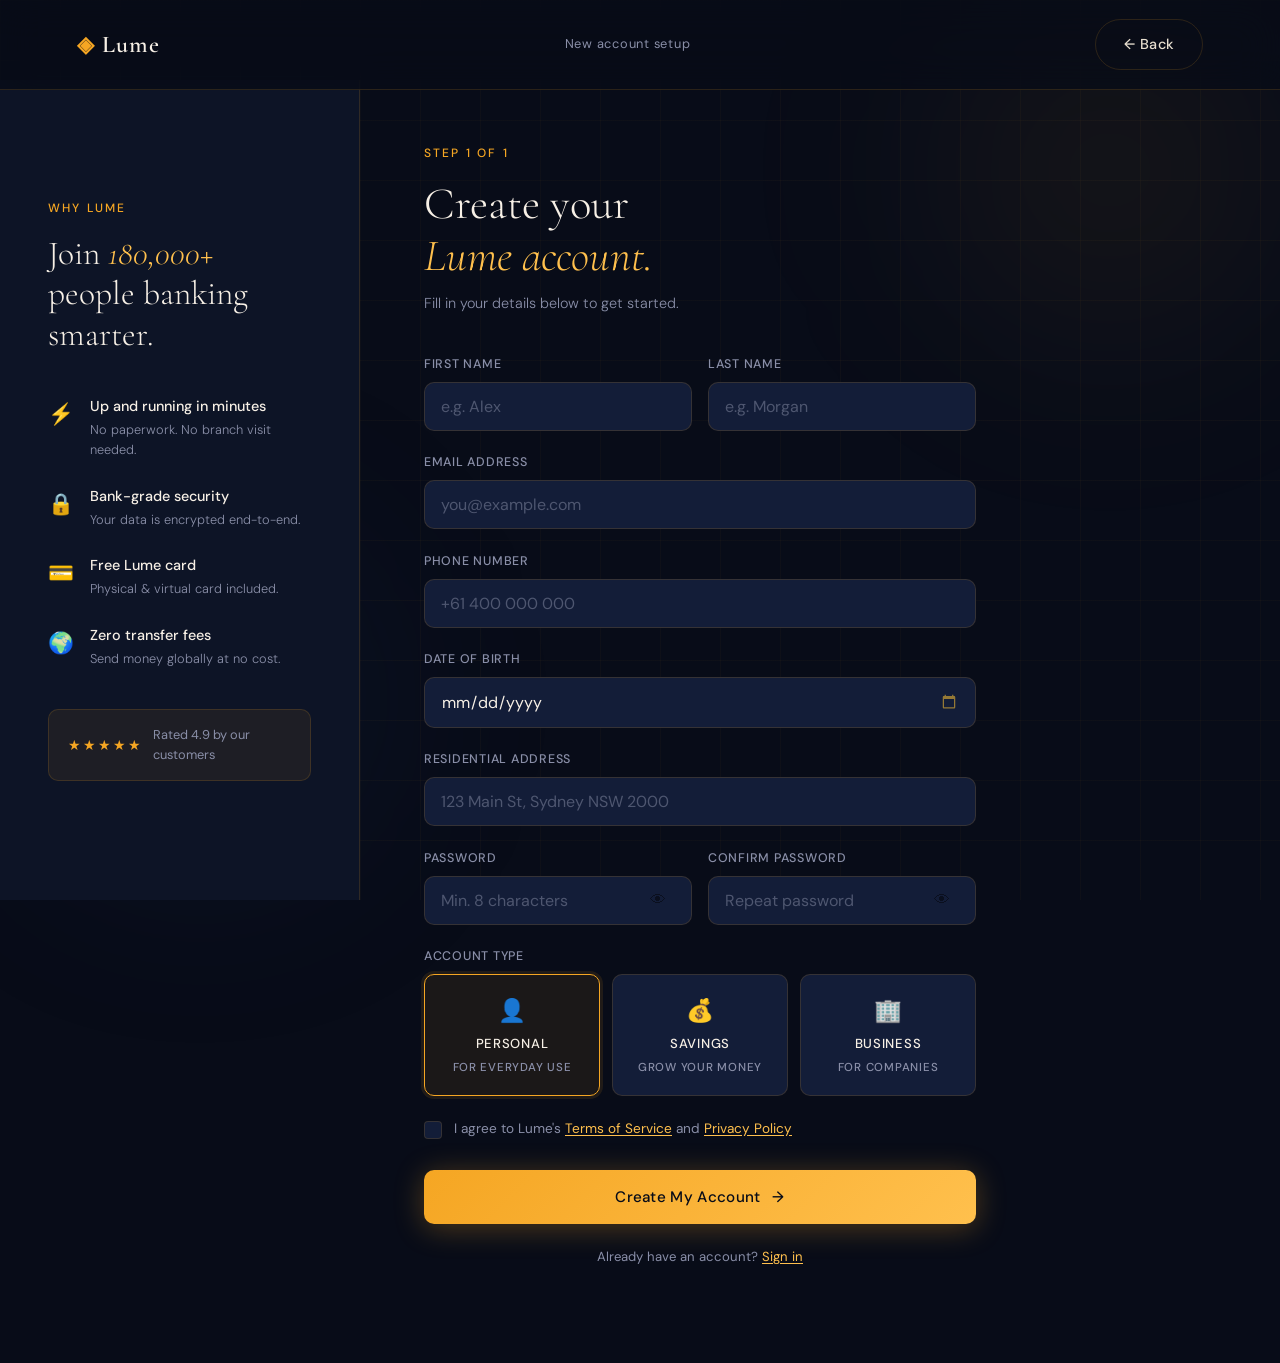
<file: CloudComputingProject/signup.html>
<!DOCTYPE html>
<html lang="en">
<head>
  <meta charset="UTF-8" />
  <meta name="viewport" content="width=device-width, initial-scale=1.0"/>
  <title>Open an Account — Lume Bank</title>
  <link rel="stylesheet" href="style.css" />
  <link rel="stylesheet" href="signup.css" />
  <link href="https://fonts.googleapis.com/css2?family=Cormorant+Garamond:ital,wght@0,300;0,400;0,600;1,400&family=DM+Sans:wght@300;400;500&display=swap" rel="stylesheet"/>
</head>
<body class="signup-page">

  <!-- NAV -->
  <nav class="nav">
    <a href="index.html" class="nav__logo">
      <span class="logo-mark">◈</span>
      <span class="logo-text">Lume</span>
    </a>
    <p class="nav__tagline">New account setup</p>
    <a href="index.html" class="btn btn--ghost">← Back</a>
  </nav>

  <!-- BACKGROUND -->
  <div class="signup-bg">
    <div class="signup-bg__orb signup-bg__orb--1"></div>
    <div class="signup-bg__orb signup-bg__orb--2"></div>
    <div class="signup-bg__grid"></div>
  </div>

  <!-- MAIN LAYOUT -->
  <main class="signup-wrap">

    <!-- LEFT PANEL -->
    <aside class="signup-aside">
      <div class="signup-aside__inner">
        <p class="section-eyebrow">Why Lume</p>
        <h2 class="aside-title">Join <em>180,000+</em><br/> people banking smarter.</h2>

        <ul class="perks">
          <li class="perk">
            <span class="perk__icon">⚡</span>
            <div>
              <strong>Up and running in minutes</strong>
              <p>No paperwork. No branch visit needed.</p>
            </div>
          </li>
          <li class="perk">
            <span class="perk__icon">🔒</span>
            <div>
              <strong>Bank-grade security</strong>
              <p>Your data is encrypted end-to-end.</p>
            </div>
          </li>
          <li class="perk">
            <span class="perk__icon">💳</span>
            <div>
              <strong>Free Lume card</strong>
              <p>Physical & virtual card included.</p>
            </div>
          </li>
          <li class="perk">
            <span class="perk__icon">🌍</span>
            <div>
              <strong>Zero transfer fees</strong>
              <p>Send money globally at no cost.</p>
            </div>
          </li>
        </ul>

        <div class="aside-badge">
          <span class="aside-badge__stars">★★★★★</span>
          <span>Rated 4.9 by our customers</span>
        </div>
      </div>
    </aside>

    <!-- FORM PANEL -->
    <section class="signup-form-panel">
      <div class="form-header">
        <p class="section-eyebrow">Step 1 of 1</p>
        <h1 class="form-title">Create your<br/><em>Lume account.</em></h1>
        <p class="form-sub">Fill in your details below to get started.</p>
      </div>

      <form class="signup-form" onsubmit="handleSubmit(event)" id="signupForm">

        <!-- Row 1: Name -->
        <div class="form-row form-row--2col">
          <div class="field">
            <label for="firstName">First name</label>
            <input type="text" id="firstName" name="firstName" placeholder="e.g. Alex" autocomplete="given-name" required/>
          </div>
          <div class="field">
            <label for="lastName">Last name</label>
            <input type="text" id="lastName" name="lastName" placeholder="e.g. Morgan" autocomplete="family-name" required/>
          </div>
        </div>

        <!-- Email -->
        <div class="field">
          <label for="email">Email address</label>
          <input type="email" id="email" name="email" placeholder="you@example.com" autocomplete="email" required/>
        </div>

        <!-- Phone -->
        <div class="field">
          <label for="phone">Phone number</label>
          <input type="tel" id="phone" name="phone" placeholder="+61 400 000 000" autocomplete="tel"/>
        </div>

        <!-- DOB -->
        <div class="field">
          <label for="dob">Date of birth</label>
          <input type="date" id="dob" name="dob"/>
        </div>

        <!-- Address -->
        <div class="field">
          <label for="address">Residential address</label>
          <input type="text" id="address" name="address" placeholder="123 Main St, Sydney NSW 2000" autocomplete="street-address"/>
        </div>

        <!-- Password row -->
        <div class="form-row form-row--2col">
          <div class="field">
            <label for="password">Password</label>
            <div class="input-wrap">
              <input type="password" id="password" name="password" placeholder="Min. 8 characters" required/>
              <button type="button" class="toggle-pw" onclick="togglePassword('password', this)" aria-label="Show password">👁</button>
            </div>
          </div>
          <div class="field">
            <label for="confirmPassword">Confirm password</label>
            <div class="input-wrap">
              <input type="password" id="confirmPassword" name="confirmPassword" placeholder="Repeat password" required/>
              <button type="button" class="toggle-pw" onclick="togglePassword('confirmPassword', this)" aria-label="Show password">👁</button>
            </div>
          </div>
        </div>

        <!-- Account type -->
        <div class="field">
          <label>Account type</label>
          <div class="account-type-group">
            <label class="type-option">
              <input type="radio" name="accountType" value="personal" checked/>
              <span class="type-card">
                <span class="type-icon">👤</span>
                <strong>Personal</strong>
                <small>For everyday use</small>
              </span>
            </label>
            <label class="type-option">
              <input type="radio" name="accountType" value="savings"/>
              <span class="type-card">
                <span class="type-icon">💰</span>
                <strong>Savings</strong>
                <small>Grow your money</small>
              </span>
            </label>
            <label class="type-option">
              <input type="radio" name="accountType" value="business"/>
              <span class="type-card">
                <span class="type-icon">🏢</span>
                <strong>Business</strong>
                <small>For companies</small>
              </span>
            </label>
          </div>
        </div>

        <!-- Terms -->
        <label class="checkbox-row">
          <input type="checkbox" id="terms" name="terms"/>
          <span class="checkmark"></span>
          <span>I agree to Lume's <a href="#">Terms of Service</a> and <a href="#">Privacy Policy</a></span>
        </label>

        <!-- Submit -->
        <button type="submit" class="btn btn--primary submit-btn" id="submitBtn">
          <span class="submit-btn__text" id="submitBtnText">Create My Account</span>
          <span class="submit-btn__icon">→</span>
        </button>

        <p class="signin-link">Already have an account? <a href="signin.html">Sign in</a></p>

      </form>

      <!-- Success / error notice -->
      <div class="notice" id="notice" style="display:none;">
        <span class="notice__icon" id="noticeIcon">🎉</span>
        <div>
          <strong id="noticeTitle">Success</strong>
          <p id="noticeMsg">Your account has been created.</p>
        </div>
      </div>

    </section>

  </main>

  <script>
    const API = 'https://slinging-roundish-backrest.ngrok-free.dev';

    async function handleSubmit(e) {
      e.preventDefault();

      const password = document.getElementById('password').value;
      const confirmPassword = document.getElementById('confirmPassword').value;
      const btn = document.getElementById('submitBtn');
      const btnText = document.getElementById('submitBtnText');

      if (password !== confirmPassword) {
        showNotice('❌', 'Passwords do not match', 'Please make sure both password fields are the same.');
        return;
      }
      if (password.length < 8) {
        showNotice('❌', 'Password too short', 'Password must be at least 8 characters.');
        return;
      }
      if (!document.getElementById('terms').checked) {
        showNotice('⚠️', 'Terms required', 'Please agree to the Terms of Service to continue.');
        return;
      }

      btn.disabled = true;
      btnText.textContent = 'Creating account...';

      const payload = {
        firstName: document.getElementById('firstName').value.trim(),
        lastName: document.getElementById('lastName').value.trim(),
        email: document.getElementById('email').value.trim(),
        password: password,
        phone: document.getElementById('phone').value.trim(),
        dob: document.getElementById('dob').value,
        address: document.getElementById('address').value.trim(),
        accountType: document.querySelector('input[name="accountType"]:checked').value
      };

      try {
        const response = await fetch(API + '/api/register', {
          method: 'POST',
          headers: { 'Content-Type': 'application/json' },
          body: JSON.stringify(payload)
        });

        const data = await response.json();

        if (data.success) {
          localStorage.setItem('lume_token', data.token);
          localStorage.setItem('lume_user', JSON.stringify(data.user));
          btnText.textContent = 'Redirecting...';
          window.location.href = 'dashboard.html';
        } else {
          showNotice('❌', 'Registration failed', data.message || 'Something went wrong. Please try again.');
          btn.disabled = false;
          btnText.textContent = 'Create My Account';
        }

      } catch (err) {
        console.error('Registration error:', err);
        showNotice('⚠️', 'Connection error', 'Could not reach the server. Make sure the backend is running.');
        btn.disabled = false;
        btnText.textContent = 'Create My Account';
      }
    }

    function showNotice(icon, title, msg) {
      const notice = document.getElementById('notice');
      document.getElementById('noticeIcon').textContent = icon;
      document.getElementById('noticeTitle').textContent = title;
      document.getElementById('noticeMsg').textContent = msg;
      notice.style.display = 'flex';
      notice.scrollIntoView({ behavior: 'smooth', block: 'center' });
    }

    function togglePassword(fieldId, btn) {
      const input = document.getElementById(fieldId);
      if (input.type === 'password') {
        input.type = 'text';
        btn.style.opacity = '1';
      } else {
        input.type = 'password';
        btn.style.opacity = '0.45';
      }
    }
  </script>

</body>
</html>
</file>
<file: CloudComputingProject/style.css>
/* ─────────────────────────────────────────
   LUME BANK — Stylesheet
   Palette: Deep navy · Warm amber · Soft cream
───────────────────────────────────────── */

@import url('https://fonts.googleapis.com/css2?family=Cormorant+Garamond:ital,wght@0,300;0,400;0,600;1,400;1,600&family=DM+Sans:wght@300;400;500&display=swap');

/* ── Variables ── */
:root {
  --navy-900: #080c18;
  --navy-800: #0d1426;
  --navy-700: #131d38;
  --navy-600: #1a2645;
  --amber-400: #f5a623;
  --amber-300: #ffc04d;
  --amber-200: #ffe0a0;
  --cream: #f7f0e6;
  --text-primary: #e8dfd0;
  --text-muted: #8a8fa8;
  --border: rgba(245, 166, 35, 0.15);
  --font-display: 'Cormorant Garamond', serif;
  --font-body: 'DM Sans', sans-serif;
  --radius: 18px;
  --radius-sm: 10px;
}

/* ── Reset & Base ── */
*, *::before, *::after { box-sizing: border-box; margin: 0; padding: 0; }

html { scroll-behavior: smooth; }

body {
  background-color: var(--navy-900);
  color: var(--text-primary);
  font-family: var(--font-body);
  font-size: 16px;
  line-height: 1.6;
  overflow-x: hidden;
}

a { text-decoration: none; color: inherit; }
ul { list-style: none; }
em { font-style: italic; color: var(--amber-300); }


/* ── Buttons ── */
.btn {
  display: inline-flex;
  align-items: center;
  gap: 8px;
  padding: 13px 28px;
  border-radius: 50px;
  font-family: var(--font-body);
  font-size: 0.9rem;
  font-weight: 500;
  letter-spacing: 0.02em;
  cursor: pointer;
  border: none;
  transition: all 0.28s ease;
}

.btn--primary {
  background: linear-gradient(135deg, var(--amber-400), var(--amber-300));
  color: var(--navy-900);
  box-shadow: 0 4px 30px rgba(245, 166, 35, 0.3);
}
.btn--primary:hover {
  transform: translateY(-2px);
  box-shadow: 0 8px 40px rgba(245, 166, 35, 0.45);
}

.btn--ghost {
  border: 1px solid var(--border);
  color: var(--text-primary);
  background: transparent;
}
.btn--ghost:hover {
  border-color: var(--amber-400);
  color: var(--amber-400);
}

.btn--text {
  color: var(--text-muted);
  padding: 13px 0;
  background: transparent;
}
.btn--text:hover { color: var(--amber-300); }

.btn--amber-outline {
  border: 1px solid var(--amber-400);
  color: var(--amber-400);
  background: transparent;
  margin-top: 1.5rem;
  font-size: 0.85rem;
}
.btn--amber-outline:hover {
  background: rgba(245, 166, 35, 0.1);
}

.btn.large {
  padding: 16px 40px;
  font-size: 1rem;
}


/* ── Section helpers ── */
.section-eyebrow {
  font-family: var(--font-body);
  font-size: 0.75rem;
  font-weight: 500;
  letter-spacing: 0.18em;
  text-transform: uppercase;
  color: var(--amber-400);
  margin-bottom: 1rem;
}
.section-eyebrow.light { color: var(--amber-300); opacity: 0.85; }

.section-title {
  font-family: var(--font-display);
  font-size: clamp(2.4rem, 5vw, 3.6rem);
  font-weight: 300;
  line-height: 1.15;
  color: var(--cream);
}


/* ══════════════════════════════════════
   NAV
══════════════════════════════════════ */
.nav {
  position: fixed;
  top: 0; left: 0; right: 0;
  z-index: 100;
  display: flex;
  align-items: center;
  justify-content: space-between;
  padding: 1.2rem 6vw;
  background: rgba(8, 12, 24, 0.7);
  backdrop-filter: blur(20px);
  border-bottom: 1px solid var(--border);
}

.nav__logo {
  display: flex;
  align-items: center;
  gap: 8px;
  font-size: 1.35rem;
  font-weight: 600;
}

.logo-mark {
  color: var(--amber-400);
  font-size: 1.4rem;
  line-height: 1;
}
.logo-mark.small { font-size: 1rem; }

.logo-text {
  font-family: var(--font-display);
  font-size: 1.5rem;
  font-weight: 600;
  color: var(--cream);
  letter-spacing: 0.04em;
}

.nav__links {
  display: flex;
  gap: 2.5rem;
}
.nav__links a {
  font-size: 0.875rem;
  font-weight: 400;
  color: var(--text-muted);
  transition: color 0.2s;
}
.nav__links a:hover { color: var(--cream); }


/* ══════════════════════════════════════
   HERO
══════════════════════════════════════ */
.hero {
  position: relative;
  min-height: 100vh;
  display: flex;
  align-items: center;
  justify-content: space-between;
  padding: 10rem 6vw 6rem;
  overflow: hidden;
  gap: 4rem;
}

/* Background grid */
.hero__bg-grid {
  position: absolute;
  inset: 0;
  background-image:
    linear-gradient(rgba(245, 166, 35, 0.04) 1px, transparent 1px),
    linear-gradient(90deg, rgba(245, 166, 35, 0.04) 1px, transparent 1px);
  background-size: 60px 60px;
  pointer-events: none;
}

/* Ambient orbs */
.hero__orb {
  position: absolute;
  border-radius: 50%;
  filter: blur(90px);
  pointer-events: none;
}
.hero__orb--1 {
  width: 500px; height: 500px;
  background: radial-gradient(circle, rgba(245, 166, 35, 0.12) 0%, transparent 70%);
  top: -100px; left: -100px;
}
.hero__orb--2 {
  width: 400px; height: 400px;
  background: radial-gradient(circle, rgba(26, 58, 120, 0.35) 0%, transparent 70%);
  bottom: 0; right: 10%;
}

/* Hero content */
.hero__content {
  position: relative;
  z-index: 2;
  max-width: 540px;
}

.hero__eyebrow { margin-bottom: 1.2rem; }

.hero__headline {
  font-family: var(--font-display);
  font-size: clamp(3rem, 6vw, 5rem);
  font-weight: 300;
  line-height: 1.1;
  color: var(--cream);
  margin-bottom: 1.2rem;
}

.hero__sub {
  font-size: 1.05rem;
  color: var(--text-muted);
  margin-bottom: 2.5rem;
  font-weight: 300;
}

.hero__cta {
  display: flex;
  align-items: center;
  gap: 1.5rem;
  flex-wrap: wrap;
}


/* ── Bank Card ── */
.hero__card-wrap {
  position: relative;
  z-index: 2;
  flex-shrink: 0;
}

.card {
  width: 340px;
  height: 210px;
  border-radius: 20px;
  padding: 28px;
  position: relative;
}

.card--main {
  background: linear-gradient(135deg, #1c2a50 0%, #111b38 60%, #0d1426 100%);
  border: 1px solid rgba(245, 166, 35, 0.25);
  box-shadow:
    0 30px 80px rgba(0, 0, 0, 0.5),
    inset 0 1px 0 rgba(245, 166, 35, 0.15);
  display: flex;
  flex-direction: column;
  justify-content: space-between;
  animation: card-float 6s ease-in-out infinite;
}

.card--shadow {
  position: absolute;
  top: 18px; left: 18px;
  width: 340px; height: 210px;
  background: rgba(245, 166, 35, 0.06);
  border: 1px solid rgba(245, 166, 35, 0.1);
  border-radius: 20px;
  z-index: -1;
}

@keyframes card-float {
  0%, 100% { transform: translateY(0px) rotate(-1deg); }
  50% { transform: translateY(-12px) rotate(-1deg); }
}

.card__chip {
  width: 38px; height: 28px;
  background: linear-gradient(135deg, var(--amber-300), var(--amber-400));
  border-radius: 6px;
  opacity: 0.9;
}

.card__label {
  position: absolute;
  top: 28px; right: 28px;
  font-family: var(--font-display);
  font-size: 0.9rem;
  font-weight: 400;
  letter-spacing: 0.1em;
  color: var(--amber-300);
  opacity: 0.8;
}

.card__number {
  font-size: 1rem;
  letter-spacing: 0.22em;
  color: var(--text-muted);
  font-weight: 300;
}

.card__footer {
  display: flex;
  justify-content: space-between;
  align-items: center;
  font-size: 0.8rem;
  color: var(--text-muted);
  letter-spacing: 0.06em;
}


/* ══════════════════════════════════════
   STATS BAND
══════════════════════════════════════ */
.stats {
  display: flex;
  align-items: center;
  justify-content: center;
  gap: 0;
  padding: 2.5rem 6vw;
  background: var(--navy-800);
  border-top: 1px solid var(--border);
  border-bottom: 1px solid var(--border);
  flex-wrap: wrap;
}

.stat {
  display: flex;
  flex-direction: column;
  align-items: center;
  padding: 1rem 4vw;
  gap: 4px;
}

.stat__num {
  font-family: var(--font-display);
  font-size: 2rem;
  font-weight: 400;
  color: var(--amber-300);
  line-height: 1;
}

.stat__label {
  font-size: 0.75rem;
  color: var(--text-muted);
  letter-spacing: 0.08em;
  text-transform: uppercase;
}

.stat__divider {
  width: 1px;
  height: 40px;
  background: var(--border);
}


/* ══════════════════════════════════════
   FEATURES
══════════════════════════════════════ */
.features {
  padding: 8rem 6vw;
  max-width: 1200px;
  margin: 0 auto;
}

.features__header {
  margin-bottom: 4rem;
}

.features__grid {
  display: grid;
  grid-template-columns: repeat(3, 1fr);
  grid-template-rows: auto auto;
  gap: 1.5rem;
}

/* Feature card base */
.feature-card {
  position: relative;
  background: var(--navy-700);
  border: 1px solid var(--border);
  border-radius: var(--radius);
  padding: 2.2rem 2rem;
  overflow: hidden;
  transition: transform 0.3s ease, border-color 0.3s ease, box-shadow 0.3s ease;
}

.feature-card:hover {
  transform: translateY(-5px);
  border-color: rgba(245, 166, 35, 0.35);
  box-shadow: 0 20px 50px rgba(0, 0, 0, 0.35);
}

.feature-card:hover .feature-card__glow {
  opacity: 1;
}

.feature-card__glow {
  position: absolute;
  bottom: -60px; right: -60px;
  width: 160px; height: 160px;
  background: radial-gradient(circle, rgba(245, 166, 35, 0.15) 0%, transparent 70%);
  border-radius: 50%;
  opacity: 0;
  transition: opacity 0.4s ease;
  pointer-events: none;
}

.feature-card--tall {
  grid-row: span 2;
}

.feature-card--wide {
  grid-column: span 2;
}

.feature-card__icon {
  font-size: 1.8rem;
  margin-bottom: 1.2rem;
  display: block;
}

.feature-card h3 {
  font-family: var(--font-display);
  font-size: 1.5rem;
  font-weight: 400;
  color: var(--cream);
  margin-bottom: 0.6rem;
  line-height: 1.2;
}

.feature-card p {
  font-size: 0.9rem;
  color: var(--text-muted);
  font-weight: 300;
  line-height: 1.7;
}


/* ══════════════════════════════════════
   CTA BANNER
══════════════════════════════════════ */
.cta-banner {
  position: relative;
  text-align: center;
  padding: 8rem 6vw;
  background: var(--navy-800);
  border-top: 1px solid var(--border);
  border-bottom: 1px solid var(--border);
  overflow: hidden;
}

.cta-banner__orb {
  position: absolute;
  top: 50%; left: 50%;
  transform: translate(-50%, -50%);
  width: 600px; height: 600px;
  background: radial-gradient(circle, rgba(245, 166, 35, 0.08) 0%, transparent 65%);
  pointer-events: none;
}

.cta-banner h2 {
  font-family: var(--font-display);
  font-size: clamp(2.2rem, 5vw, 4rem);
  font-weight: 300;
  color: var(--cream);
  margin-bottom: 2.5rem;
  line-height: 1.15;
  position: relative;
}


/* ══════════════════════════════════════
   FOOTER
══════════════════════════════════════ */
.footer {
  padding: 3rem 6vw;
  display: flex;
  align-items: center;
  justify-content: space-between;
  flex-wrap: wrap;
  gap: 1.5rem;
  background: var(--navy-900);
}

.footer__brand {
  display: flex;
  align-items: center;
  gap: 8px;
}

.footer__links {
  display: flex;
  gap: 2rem;
  flex-wrap: wrap;
}
.footer__links a {
  font-size: 0.8rem;
  color: var(--text-muted);
  transition: color 0.2s;
}
.footer__links a:hover { color: var(--amber-300); }

.footer__copy {
  font-size: 0.75rem;
  color: var(--text-muted);
  opacity: 0.6;
  width: 100%;
  text-align: center;
  border-top: 1px solid var(--border);
  padding-top: 1.5rem;
  margin-top: 0.5rem;
}


/* ══════════════════════════════════════
   RESPONSIVE
══════════════════════════════════════ */
@media (max-width: 900px) {
  .hero {
    flex-direction: column;
    text-align: center;
    padding-top: 8rem;
    align-items: center;
  }
  .hero__cta { justify-content: center; }

  .card--main, .card--shadow { width: 290px; height: 180px; }

  .features__grid {
    grid-template-columns: 1fr 1fr;
  }
  .feature-card--tall { grid-row: span 1; }
  .feature-card--wide { grid-column: span 2; }

  .stats { gap: 0; }
  .stat__divider { display: none; }
  .stat { padding: 1rem 6vw; }
}

@media (max-width: 600px) {
  .nav__links { display: none; }
  .features__grid { grid-template-columns: 1fr; }
  .feature-card--wide { grid-column: span 1; }
  .footer { flex-direction: column; align-items: flex-start; }
}
</file>
<file: CloudComputingProject/signin.css>
/* ─────────────────────────────────────────
   LUME BANK — Sign In Page Styles
───────────────────────────────────────── */

/* ── Page base ── */
.signin-page {
  background: var(--navy-900);
  min-height: 100vh;
  overflow-x: hidden; /* block horizontal bleed from orbs; allow vertical scroll */
}

/* ── Background ── */
.signin-bg {
  position: fixed;
  inset: 0;
  pointer-events: none;
  z-index: 0;
}
.signin-bg__grid {
  position: absolute;
  inset: 0;
  background-image:
    linear-gradient(rgba(245, 166, 35, 0.03) 1px, transparent 1px),
    linear-gradient(90deg, rgba(245, 166, 35, 0.03) 1px, transparent 1px);
  background-size: 60px 60px;
}
.signin-bg__orb {
  position: absolute;
  border-radius: 50%;
  filter: blur(90px);
}
.signin-bg__orb--1 {
  width: 600px; height: 600px;
  background: radial-gradient(circle, rgba(245, 166, 35, 0.08) 0%, transparent 70%);
  top: -150px; left: -100px;
}
.signin-bg__orb--2 {
  width: 400px; height: 400px;
  background: radial-gradient(circle, rgba(20, 50, 110, 0.4) 0%, transparent 70%);
  bottom: -80px; right: 30%;
}
.signin-bg__orb--3 {
  width: 300px; height: 300px;
  background: radial-gradient(circle, rgba(245, 166, 35, 0.06) 0%, transparent 70%);
  bottom: 10%; right: 5%;
}

/* ── Nav ── */
.signin-page .nav {
  justify-content: space-between;
}

/* ── Layout: two-column full-height ── */
.signin-main {
  position: relative;
  z-index: 1;
  display: grid;
  grid-template-columns: 1fr 1fr;
  min-height: 100vh;
  padding-top: 72px;
}

/* ══════════════════════════════════════
   LEFT: Brand Panel
══════════════════════════════════════ */
.signin-brand {
  display: flex;
  align-items: center;
  justify-content: center;
  padding: 4rem 4vw;
  background: linear-gradient(160deg, var(--navy-800) 0%, var(--navy-700) 100%);
  border-right: 1px solid var(--border);
  position: relative;
  overflow: hidden;
}

/* Subtle inner shimmer */
.signin-brand::before {
  content: '';
  position: absolute;
  top: 0; left: 0; right: 0;
  height: 2px;
  background: linear-gradient(90deg, transparent, var(--amber-400), transparent);
  opacity: 0.4;
}

.signin-brand__inner {
  max-width: 380px;
  width: 100%;
}

.brand-logo {
  display: flex;
  align-items: center;
  gap: 10px;
  margin-bottom: 3rem;
}

.large-mark {
  font-size: 2rem;
  color: var(--amber-400);
}

.brand-name {
  font-family: var(--font-display);
  font-size: 2rem;
  font-weight: 600;
  color: var(--cream);
}

.brand-headline {
  font-family: var(--font-display);
  font-size: clamp(2.8rem, 4vw, 4rem);
  font-weight: 300;
  line-height: 1.1;
  color: var(--cream);
  margin-bottom: 0.8rem;
}

.brand-sub {
  font-size: 0.9rem;
  color: var(--text-muted);
  font-weight: 300;
  margin-bottom: 3rem;
}

/* Mini bank card on the brand panel */
.brand-card {
  width: 100%;
  max-width: 300px;
  height: 185px;
  background: linear-gradient(135deg, #1c2a50 0%, #111b38 60%, #0d1426 100%);
  border: 1px solid rgba(245, 166, 35, 0.25);
  border-radius: 18px;
  padding: 22px;
  display: flex;
  flex-direction: column;
  justify-content: space-between;
  box-shadow: 0 20px 60px rgba(0, 0, 0, 0.45),
              inset 0 1px 0 rgba(245, 166, 35, 0.12);
  position: relative;
  margin-bottom: 1.8rem;
  animation: brand-float 5s ease-in-out infinite;
}

@keyframes brand-float {
  0%, 100% { transform: translateY(0) rotate(-0.5deg); }
  50%       { transform: translateY(-10px) rotate(-0.5deg); }
}

.bc-chip {
  width: 34px; height: 26px;
  background: linear-gradient(135deg, var(--amber-300), var(--amber-400));
  border-radius: 5px;
  opacity: 0.9;
}
.bc-label {
  position: absolute;
  top: 22px; right: 22px;
  font-family: var(--font-display);
  font-size: 0.8rem;
  color: var(--amber-300);
  opacity: 0.75;
  letter-spacing: 0.1em;
}
.bc-number {
  font-size: 0.85rem;
  letter-spacing: 0.22em;
  color: var(--text-muted);
  font-weight: 300;
}
.bc-footer {
  display: flex;
  justify-content: space-between;
  align-items: center;
  font-size: 0.75rem;
  color: var(--text-muted);
  letter-spacing: 0.06em;
}

/* Dot indicators */
.brand-dots {
  display: flex;
  gap: 8px;
}
.dot {
  width: 7px; height: 7px;
  border-radius: 50%;
  background: rgba(138, 143, 168, 0.3);
}
.dot--active {
  background: var(--amber-400);
  width: 22px;
  border-radius: 4px;
}


/* ══════════════════════════════════════
   RIGHT: Form Panel
══════════════════════════════════════ */
.signin-form-wrap {
  display: flex;
  align-items: center;
  justify-content: center;
  padding: 4rem 5vw;
  overflow-y: auto;
}

.signin-form-inner {
  width: 100%;
  max-width: 420px;
}

.signin-header {
  margin-bottom: 2rem;
}

.signin-title {
  font-family: var(--font-display);
  font-size: clamp(2rem, 3vw, 2.8rem);
  font-weight: 300;
  color: var(--cream);
  line-height: 1.15;
  margin-bottom: 0.5rem;
}

.signin-sub {
  font-size: 0.85rem;
  color: var(--text-muted);
}
.signin-sub a {
  color: var(--amber-300);
  text-decoration: underline;
  text-underline-offset: 2px;
}

/* ── Tab switcher ── */
.tab-switcher {
  display: flex;
  gap: 0;
  background: var(--navy-700);
  border: 1px solid var(--border);
  border-radius: 50px;
  padding: 4px;
  margin-bottom: 1.8rem;
  width: fit-content;
}

.tab {
  padding: 9px 24px;
  border-radius: 50px;
  font-family: var(--font-body);
  font-size: 0.82rem;
  font-weight: 500;
  border: none;
  background: transparent;
  color: var(--text-muted);
  cursor: pointer;
  transition: all 0.25s ease;
}
.tab--active {
  background: var(--navy-900);
  color: var(--amber-300);
  box-shadow: 0 2px 8px rgba(0, 0, 0, 0.3);
}
.tab:hover:not(.tab--active) {
  color: var(--cream);
}

/* ── Tab panel ── */
.tab-panel { display: block; }
.tab-panel.hidden { display: none; }

/* ── Form ── */
.signin-form {
  display: flex;
  flex-direction: column;
  gap: 1.3rem;
  transition: opacity 0.4s ease;
}

.field {
  display: flex;
  flex-direction: column;
  gap: 7px;
}

.field label,
.field-label-row label {
  font-size: 0.78rem;
  font-weight: 500;
  letter-spacing: 0.06em;
  text-transform: uppercase;
  color: var(--text-muted);
}

.field-label-row {
  display: flex;
  justify-content: space-between;
  align-items: center;
}

.forgot-link {
  font-size: 0.78rem;
  color: var(--amber-300);
  text-decoration: underline;
  text-underline-offset: 2px;
  opacity: 0.8;
  transition: opacity 0.2s;
}
.forgot-link:hover { opacity: 1; }

.field input {
  background: var(--navy-700);
  border: 1px solid var(--border);
  border-radius: var(--radius-sm);
  padding: 13px 16px;
  font-family: var(--font-body);
  font-size: 0.9rem;
  color: var(--cream);
  outline: none;
  width: 100%;
  transition: border-color 0.25s ease, box-shadow 0.25s ease;
  /* Prevent zoom on iOS when font-size < 16px */
  font-size: max(0.9rem, 16px);
}
.field input::placeholder { color: rgba(138, 143, 168, 0.45); }
.field input:focus {
  border-color: var(--amber-400);
  box-shadow: 0 0 0 3px rgba(245, 166, 35, 0.12);
}

/* Password wrapper */
.input-wrap { position: relative; }
.input-wrap input { padding-right: 46px; }
.toggle-pw {
  position: absolute;
  right: 12px;
  top: 50%;
  transform: translateY(-50%);
  background: none;
  border: none;
  cursor: pointer;
  font-size: 1rem;
  opacity: 0.45;
  transition: opacity 0.2s;
  padding: 4px;
  /* Larger tap target on mobile */
  min-width: 44px;
  min-height: 44px;
  display: flex;
  align-items: center;
  justify-content: center;
}
.toggle-pw:hover { opacity: 0.9; }

/* ── Checkbox ── */
.checkbox-row {
  display: flex;
  align-items: center;
  gap: 10px;
  font-size: 0.83rem;
  color: var(--text-muted);
  cursor: pointer;
}
.checkbox-row input[type="checkbox"] { display: none; }
.checkmark {
  flex-shrink: 0;
  width: 18px; height: 18px;
  border: 1px solid var(--border);
  border-radius: 4px;
  background: var(--navy-700);
  display: flex;
  align-items: center;
  justify-content: center;
  transition: all 0.2s;
}
.checkbox-row input:checked ~ .checkmark {
  background: var(--amber-400);
  border-color: var(--amber-400);
}
.checkbox-row input:checked ~ .checkmark::after {
  content: '✓';
  font-size: 0.7rem;
  color: var(--navy-900);
  font-weight: 700;
}

/* ── Submit ── */
.submit-btn {
  width: 100%;
  justify-content: center;
  gap: 12px;
  padding: 15px;
  font-size: 0.95rem;
  border-radius: var(--radius-sm);
  /* Good tap target */
  min-height: 52px;
}
.submit-arrow { transition: transform 0.2s; }
.submit-btn:hover .submit-arrow { transform: translateX(5px); }

/* ── Divider ── */
.or-divider {
  display: flex;
  align-items: center;
  gap: 1rem;
  color: var(--text-muted);
  font-size: 0.75rem;
  letter-spacing: 0.08em;
}
.or-divider::before,
.or-divider::after {
  content: '';
  flex: 1;
  height: 1px;
  background: var(--border);
}

/* ── Social buttons ── */
.social-btns {
  display: grid;
  grid-template-columns: 1fr 1fr;
  gap: 0.75rem;
}
.social-btn {
  display: flex;
  align-items: center;
  justify-content: center;
  gap: 8px;
  padding: 11px 16px;
  border: 1px solid var(--border);
  border-radius: var(--radius-sm);
  background: var(--navy-700);
  color: var(--text-muted);
  font-family: var(--font-body);
  font-size: 0.85rem;
  font-weight: 400;
  cursor: pointer;
  transition: all 0.25s ease;
  min-height: 48px;
}
.social-btn:hover {
  border-color: rgba(245, 166, 35, 0.3);
  color: var(--cream);
  background: rgba(245, 166, 35, 0.05);
}
.social-btn svg { flex-shrink: 0; }

/* ── Notices ── */
.notice {
  display: flex;
  align-items: flex-start;
  gap: 1rem;
  margin-top: 1.5rem;
  padding: 1.2rem 1.4rem;
  background: rgba(245, 166, 35, 0.07);
  border: 1px solid rgba(245, 166, 35, 0.25);
  border-radius: var(--radius);
  animation: fade-up 0.4s ease forwards;
}
.notice--subtle {
  background: rgba(26, 38, 69, 0.6);
  border-color: var(--border);
}
.notice__icon { font-size: 1.3rem; flex-shrink: 0; margin-top: 1px; }
.notice strong {
  display: block;
  font-size: 0.88rem;
  color: var(--amber-300);
  margin-bottom: 3px;
}
.notice p {
  font-size: 0.8rem;
  color: var(--text-muted);
  line-height: 1.6;
}

@keyframes fade-up {
  from { opacity: 0; transform: translateY(8px); }
  to   { opacity: 1; transform: translateY(0); }
}

/* ── Footer note ── */
.signin-footer-note {
  margin-top: 2rem;
  text-align: center;
  font-size: 0.72rem;
  color: var(--text-muted);
  opacity: 0.55;
  letter-spacing: 0.04em;
}

/* ══════════════════════════════════════
   RESPONSIVE
══════════════════════════════════════ */

/* ── Large tablet: narrow aside ── */
@media (max-width: 1100px) {
  .signin-main {
    grid-template-columns: 42% 1fr;
  }
  .signin-brand {
    padding: 4rem 3vw;
  }
}

/* ── Tablet: stack, but keep brand compact ── */
@media (max-width: 900px) {
  .signin-main {
    grid-template-columns: 1fr;
    min-height: unset;
  }
  .signin-brand {
    border-right: none;
    border-bottom: 1px solid var(--border);
    padding: 3rem 6vw 2.5rem;
  }
  .brand-headline { font-size: 2.4rem; }
  .brand-card { max-width: 280px; height: 168px; }
  .signin-form-wrap {
    padding: 3rem 6vw 5rem;
    align-items: flex-start;
  }
  .signin-form-inner { max-width: 100%; }
}

/* ── Small tablet / large phone: trim brand panel ── */
@media (max-width: 640px) {
  .brand-card {
    display: none;
  }
  .brand-dots {
    display: none;
  }
  .brand-sub {
    margin-bottom: 0;
  }
  .brand-logo {
    margin-bottom: 1rem;
  }
  .brand-headline {
    font-size: 2rem;
    margin-bottom: 0.4rem;
  }
  .signin-brand {
    padding: 1.8rem 6vw;
  }
  .signin-form-wrap {
    padding: 2rem 6vw 4rem;
  }
}

/* ── Phone ── */
@media (max-width: 480px) {
  .social-btns { grid-template-columns: 1fr; }
  .signin-page .nav__tagline { display: none; }
  .signin-form-wrap {
    padding: 2rem 5vw 4rem;
  }
}

/* ── Very small phones (≤ 390px) ── */
@media (max-width: 390px) {
  .signin-brand {
    padding: 1.5rem 5vw;
  }
  .signin-form-wrap {
    padding: 1.5rem 5vw 3rem;
  }
  .tab {
    padding: 8px 18px;
    font-size: 0.8rem;
  }
  .submit-btn {
    padding: 13px;
  }
  .field-label-row {
    flex-direction: column;
    align-items: flex-start;
    gap: 4px;
  }
  .signin-footer-note {
    font-size: 0.68rem;
  }
}
</file>
<file: CloudComputingProject/signup.css>
/* ─────────────────────────────────────────
   LUME BANK — Signup Page Styles
───────────────────────────────────────── */

/* ── Page base ── */
.signup-page {
  background: var(--navy-900);
  min-height: 100vh;
}

/* ── Background effects ── */
.signup-bg {
  position: fixed;
  inset: 0;
  pointer-events: none;
  z-index: 0;
}

.signup-bg__grid {
  position: absolute;
  inset: 0;
  background-image:
    linear-gradient(rgba(245, 166, 35, 0.03) 1px, transparent 1px),
    linear-gradient(90deg, rgba(245, 166, 35, 0.03) 1px, transparent 1px);
  background-size: 60px 60px;
}

.signup-bg__orb {
  position: absolute;
  border-radius: 50%;
  filter: blur(100px);
}
.signup-bg__orb--1 {
  width: 500px; height: 500px;
  background: radial-gradient(circle, rgba(245, 166, 35, 0.09) 0%, transparent 70%);
  top: -80px; right: -80px;
}
.signup-bg__orb--2 {
  width: 400px; height: 400px;
  background: radial-gradient(circle, rgba(26, 58, 120, 0.3) 0%, transparent 70%);
  bottom: 0; left: 0;
}

/* ── Nav tweaks for signup ── */
.signup-page .nav__tagline {
  font-size: 0.8rem;
  color: var(--text-muted);
  letter-spacing: 0.06em;
}

/* ── Main layout ── */
.signup-wrap {
  position: relative;
  z-index: 1;
  display: grid;
  grid-template-columns: 360px 1fr;
  min-height: 100vh;
  padding-top: 80px;
}

/* ── Left aside ── */
.signup-aside {
  background: var(--navy-800);
  border-right: 1px solid var(--border);
  padding: 4rem 3rem;
  display: flex;
  flex-direction: column;
  justify-content: center;
  position: sticky;
  top: 80px;
  height: calc(100vh - 80px);
  overflow-y: auto;
}

.aside-title {
  font-family: var(--font-display);
  font-size: 2.1rem;
  font-weight: 300;
  line-height: 1.2;
  color: var(--cream);
  margin-bottom: 2.5rem;
}

/* ── Perks list ── */
.perks {
  display: flex;
  flex-direction: column;
  gap: 1.5rem;
  margin-bottom: 2.5rem;
}

.perk {
  display: flex;
  align-items: flex-start;
  gap: 1rem;
}

.perk__icon {
  font-size: 1.3rem;
  flex-shrink: 0;
  margin-top: 2px;
}

.perk strong {
  display: block;
  font-size: 0.9rem;
  font-weight: 500;
  color: var(--cream);
  margin-bottom: 2px;
}

.perk p {
  font-size: 0.8rem;
  color: var(--text-muted);
  font-weight: 300;
}

/* ── Rating badge ── */
.aside-badge {
  display: flex;
  align-items: center;
  gap: 10px;
  padding: 0.9rem 1.2rem;
  background: rgba(245, 166, 35, 0.07);
  border: 1px solid var(--border);
  border-radius: var(--radius-sm);
  font-size: 0.8rem;
  color: var(--text-muted);
}

.aside-badge__stars {
  color: var(--amber-400);
  letter-spacing: 2px;
  font-size: 0.9rem;
}

/* ── Form panel ── */
.signup-form-panel {
  padding: 4rem 5vw 6rem;
  max-width: 680px;
}

.form-header {
  margin-bottom: 2.5rem;
}

.form-title {
  font-family: var(--font-display);
  font-size: clamp(2rem, 3.5vw, 3rem);
  font-weight: 300;
  color: var(--cream);
  line-height: 1.15;
  margin-bottom: 0.6rem;
}

.form-sub {
  font-size: 0.9rem;
  color: var(--text-muted);
  font-weight: 300;
}

/* ── Form fields ── */
.signup-form {
  display: flex;
  flex-direction: column;
  gap: 1.4rem;
  transition: opacity 0.4s ease;
}

.form-row--2col {
  display: grid;
  grid-template-columns: 1fr 1fr;
  gap: 1rem;
}

.field {
  display: flex;
  flex-direction: column;
  gap: 7px;
}

.field label {
  font-size: 0.78rem;
  font-weight: 500;
  letter-spacing: 0.06em;
  text-transform: uppercase;
  color: var(--text-muted);
}

.field input {
  background: var(--navy-700);
  border: 1px solid var(--border);
  border-radius: var(--radius-sm);
  padding: 13px 16px;
  font-family: var(--font-body);
  /* Prevent iOS zoom on focus */
  font-size: max(0.9rem, 16px);
  color: var(--cream);
  outline: none;
  transition: border-color 0.25s ease, box-shadow 0.25s ease;
  width: 100%;
}

.field input::placeholder { color: rgba(138, 143, 168, 0.5); }

.field input:focus {
  border-color: var(--amber-400);
  box-shadow: 0 0 0 3px rgba(245, 166, 35, 0.12);
}

/* Date input fix */
input[type="date"]::-webkit-calendar-picker-indicator {
  filter: invert(0.6) sepia(1) hue-rotate(5deg) saturate(3);
  cursor: pointer;
  opacity: 0.6;
}

/* Password toggle wrapper */
.input-wrap {
  position: relative;
}
.input-wrap input {
  padding-right: 46px;
}
.toggle-pw {
  position: absolute;
  right: 12px;
  top: 50%;
  transform: translateY(-50%);
  background: none;
  border: none;
  cursor: pointer;
  font-size: 1rem;
  opacity: 0.45;
  transition: opacity 0.2s;
  padding: 4px;
  /* Larger tap target on mobile */
  min-width: 44px;
  min-height: 44px;
  display: flex;
  align-items: center;
  justify-content: center;
}
.toggle-pw:hover { opacity: 0.9; }

/* ── Account type selector ── */
.account-type-group {
  display: grid;
  grid-template-columns: repeat(3, 1fr);
  gap: 0.75rem;
}

.type-option {
  cursor: pointer;
}
.type-option input[type="radio"] {
  display: none;
}
.type-card {
  display: flex;
  flex-direction: column;
  align-items: center;
  gap: 5px;
  padding: 1.1rem 0.8rem;
  border: 1px solid var(--border);
  border-radius: var(--radius-sm);
  background: var(--navy-700);
  text-align: center;
  transition: all 0.25s ease;
  cursor: pointer;
}
.type-option input:checked + .type-card {
  border-color: var(--amber-400);
  background: rgba(245, 166, 35, 0.08);
  box-shadow: 0 0 0 3px rgba(245, 166, 35, 0.1);
}
.type-card:hover {
  border-color: rgba(245, 166, 35, 0.4);
}
.type-icon { font-size: 1.4rem; }
.type-card strong {
  font-size: 0.82rem;
  font-weight: 500;
  color: var(--cream);
}
.type-card small {
  font-size: 0.72rem;
  color: var(--text-muted);
}

/* ── Checkbox ── */
.checkbox-row {
  display: flex;
  align-items: flex-start;
  gap: 12px;
  font-size: 0.85rem;
  color: var(--text-muted);
  cursor: pointer;
  line-height: 1.5;
}
.checkbox-row input[type="checkbox"] {
  display: none;
}
.checkmark {
  flex-shrink: 0;
  width: 18px; height: 18px;
  border: 1px solid var(--border);
  border-radius: 4px;
  background: var(--navy-700);
  margin-top: 2px;
  display: flex;
  align-items: center;
  justify-content: center;
  transition: all 0.2s;
}
.checkbox-row input:checked ~ .checkmark {
  background: var(--amber-400);
  border-color: var(--amber-400);
}
.checkbox-row input:checked ~ .checkmark::after {
  content: '✓';
  font-size: 0.7rem;
  color: var(--navy-900);
  font-weight: 700;
}
.checkbox-row a {
  color: var(--amber-300);
  text-decoration: underline;
  text-underline-offset: 2px;
}

/* ── Submit button ── */
.submit-btn {
  width: 100%;
  justify-content: center;
  gap: 12px;
  padding: 16px;
  font-size: 0.95rem;
  border-radius: var(--radius-sm);
  margin-top: 0.5rem;
  min-height: 54px;
}
.submit-btn__icon {
  transition: transform 0.2s ease;
}
.submit-btn:hover .submit-btn__icon {
  transform: translateX(5px);
}

/* ── Sign in link ── */
.signin-link {
  text-align: center;
  font-size: 0.82rem;
  color: var(--text-muted);
}
.signin-link a {
  color: var(--amber-300);
  text-decoration: underline;
  text-underline-offset: 2px;
}

/* ── Coming soon notice ── */
.notice {
  display: flex;
  align-items: flex-start;
  gap: 1rem;
  margin-top: 2rem;
  padding: 1.4rem 1.6rem;
  background: rgba(245, 166, 35, 0.08);
  border: 1px solid rgba(245, 166, 35, 0.3);
  border-radius: var(--radius);
  animation: fade-in 0.5s ease forwards;
}
.notice__icon { font-size: 1.5rem; flex-shrink: 0; }
.notice strong {
  display: block;
  font-size: 0.95rem;
  color: var(--amber-300);
  margin-bottom: 4px;
}
.notice p {
  font-size: 0.84rem;
  color: var(--text-muted);
  line-height: 1.6;
}

@keyframes fade-in {
  from { opacity: 0; transform: translateY(10px); }
  to   { opacity: 1; transform: translateY(0); }
}

/* ══════════════════════════════════════
   RESPONSIVE
══════════════════════════════════════ */

/* ── Large tablet: slim the aside ── */
@media (max-width: 1200px) {
  .signup-wrap {
    grid-template-columns: 300px 1fr;
  }
  .signup-aside {
    padding: 3rem 2rem;
  }
  .aside-title {
    font-size: 1.8rem;
    margin-bottom: 2rem;
  }
  .perks {
    gap: 1.2rem;
  }
}

/* ── Tablet: hide aside perks, keep badge ── */
@media (max-width: 1000px) {
  .signup-wrap {
    grid-template-columns: 260px 1fr;
  }
  .signup-aside {
    padding: 2.5rem 1.8rem;
  }
  .aside-title {
    font-size: 1.6rem;
  }
  .perk p {
    display: none;
  }
  .signup-form-panel {
    padding: 3rem 4vw 5rem;
  }
}

/* ── Stack to single column ── */
@media (max-width: 900px) {
  .signup-wrap {
    grid-template-columns: 1fr;
  }
  .signup-aside {
    position: static;
    height: auto;
    border-right: none;
    border-bottom: 1px solid var(--border);
    padding: 3rem 6vw;
  }
  .perk p {
    display: block;
  }
  .perks { display: none; }
  .signup-form-panel {
    padding: 3rem 6vw 5rem;
    max-width: 100%;
  }
}

/* ── Phone landscape / large phone ── */
@media (max-width: 640px) {
  .signup-form-panel {
    padding: 2.5rem 5vw 4rem;
  }
  .form-title {
    font-size: 2rem;
  }
  .account-type-group {
    grid-template-columns: repeat(3, 1fr);
  }
}

/* ── Phone ── */
@media (max-width: 540px) {
  .form-row--2col { grid-template-columns: 1fr; }
  .signup-page .nav__tagline { display: none; }
  .signup-form-panel {
    padding: 2rem 5vw 4rem;
  }
}

/* ── Small phones ── */
@media (max-width: 400px) {
  .account-type-group {
    grid-template-columns: 1fr;
  }
  .type-card {
    flex-direction: row;
    justify-content: flex-start;
    gap: 12px;
    padding: 0.9rem 1rem;
  }
  .type-icon { font-size: 1.2rem; }
  .type-card strong { font-size: 0.85rem; }
  .type-card small { display: none; }
  .signup-form-panel {
    padding: 1.5rem 5vw 3rem;
  }
  .form-title {
    font-size: 1.8rem;
  }
  .submit-btn {
    padding: 14px;
  }
}
</file>
